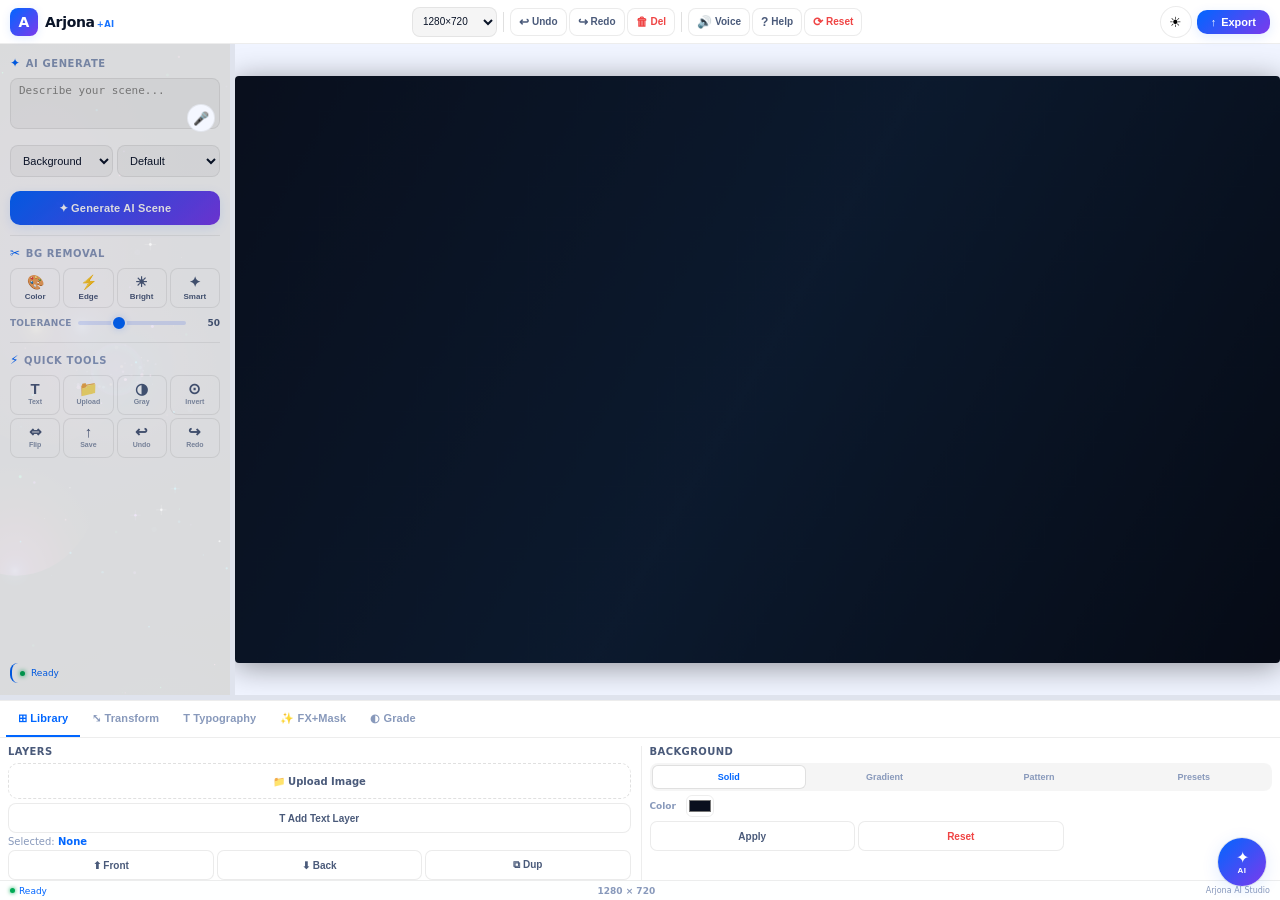
<file: index.html>
<!DOCTYPE html>
<html lang="en" data-theme="dark">

<head>
    <meta charset="UTF-8">
    <meta name="viewport" content="width=device-width,initial-scale=1.0,maximum-scale=1.0,user-scalable=no">
    <title>Arjona AI Studio</title>
    <link rel="stylesheet" href="style.css">
</head>

<body>

    <canvas id="bgCanvas" style="display:none"></canvas>

    <!-- ===== AI CHAT BOX — DRAGGABLE ===== -->
    <div id="aiChatBox" class="ai-chat-box hidden">
        <div class="ai-chat-drag-handle" id="aiChatDragHandle">
            <div class="ai-drag-bar"></div>
        </div>
        <canvas id="aiNebula" class="ai-nebula-canvas"></canvas>
        <div class="ai-chat-head">
            <span class="ai-mood-dot"></span>
            <span class="ai-chat-title">Arjona <span class="ai-tag">+AI</span></span>
            <button class="ai-chat-close" onclick="toggleAiChat()">✕</button>
        </div>
        <div id="aiChatBody" class="ai-chat-body">
            <div class="ai-msg ai-msg-bot">Hey! Arjona AI here 🚀 Ask me anything!</div>
        </div>
        <div class="ai-typing" id="aiTyping" style="display:none">
            <span class="typing-dot"></span>
            <span class="typing-dot"></span>
            <span class="typing-dot"></span>
        </div>
        <div class="ai-chat-input">
            <input type="text" id="aiChatInput" placeholder="Ask AI..." onkeydown="if(event.key==='Enter')sendAiChat()">
            <button class="ai-send-btn" onclick="sendAiChat()">↑</button>
            <button class="ai-mic-btn" onclick="startAiVoice()" id="aiVoiceBtn">🎤</button>
        </div>
    </div>

    <!-- AI CHAT TOGGLE -->
    <button id="aiChatToggle" class="ai-chat-toggle" onclick="toggleAiChat()">
        <span class="ai-toggle-icon">✦</span>
        <span class="ai-toggle-label">AI</span>
    </button>

    <!-- CORNER HANDLES -->
    <div id="rhNW" class="corner-handle nw" style="display:none"></div>
    <div id="rhNE" class="corner-handle ne" style="display:none"></div>
    <div id="rhSW" class="corner-handle sw" style="display:none"></div>
    <div id="rhSE" class="corner-handle se" style="display:none"></div>

    <!-- SEL BAR hidden -->
    <div id="selBar" class="sel-bar" style="display:none"></div>

    <!-- HELP MODAL -->
    <div id="helpModal" class="modal-overlay" style="display:none" onclick="if(event.target===this)closeHelp()">
        <div class="modal-box">
            <div class="modal-head">
                <h2>Arjona <span class="ai-tag">+AI</span> Help</h2>
                <button class="modal-x" onclick="closeHelp()">✕</button>
            </div>
            <div class="modal-body">
                <div class="help-card">
                    <div class="help-icon">🚀</div>
                    <div>
                        <h3>Quick Start</h3>
                        <p>Upload image or add text. Use AI Generator. Export HD PNG.</p>
                    </div>
                </div>
                <div class="help-card">
                    <div class="help-icon">⌨️</div>
                    <div>
                        <h3>Shortcuts</h3>
                        <p>Ctrl+Z Undo · Ctrl+D Dup · Del Delete · Arrows Move · Ctrl+S Export</p>
                    </div>
                </div>
                <div class="help-card">
                    <div class="help-icon">📱</div>
                    <div>
                        <h3>Mobile</h3>
                        <p>Tap to select · Drag to move · Pinch to resize · Swipe panels up</p>
                    </div>
                </div>
                <div class="help-card">
                    <div class="help-icon">✦</div>
                    <div>
                        <h3>AI Features</h3>
                        <p>Generate backgrounds · Remove BG · AI chat assistant · Voice commands</p>
                    </div>
                </div>
            </div>
        </div>
    </div>

    <!-- ===== PC HEADER ===== -->
    <header class="topbar">
        <div class="tb-l">
            <div class="logo">
                <span class="logo-letter">A</span>
            </div>
            <span class="brand">Arjona<span class="ai-tag">+AI</span></span>
        </div>

        <div class="tb-desk">
            <select class="tb-sel" onchange="var s=this.value.split('x');setupC(parseInt(s[0]),parseInt(s[1]))">
                <option value="1280x720">1280×720</option>
                <option value="1080x1080">1080×1080</option>
                <option value="720x1280">720×1280</option>
                <option value="1920x1080">1920×1080</option>
            </select>
            <div class="tb-sep"></div>
            <button class="tb-btn" onclick="triggerUndo()" title="Undo (Ctrl+Z)">
                <span class="tb-icon">↩</span>Undo
            </button>
            <button class="tb-btn" onclick="triggerRedo()" title="Redo">
                <span class="tb-icon">↪</span>Redo
            </button>
            <button class="tb-btn tb-btn-del" onclick="layerOp('del')" title="Delete">
                <span class="tb-icon">🗑</span>Del
            </button>
            <div class="tb-sep"></div>
            <button class="tb-btn" onclick="toggleTTS()" id="ttsBtn">
                <span class="tb-icon">🔊</span><span id="ttsBtnTxt">Voice</span>
            </button>
            <button class="tb-btn" onclick="openHelp()">
                <span class="tb-icon">?</span>Help
            </button>
            <button class="tb-btn tb-btn-del" onclick="resetAll()">
                <span class="tb-icon">⟳</span>Reset
            </button>
        </div>

        <div class="tb-r">
            <button class="theme-toggle" onclick="toggleTheme()" id="themeToggle">
                <span id="themeIcon">🌙</span>
            </button>
            <button class="btn-export" onclick="exportHD()">
                <span>↑</span> Export
            </button>
            <button class="mob-menu-btn" id="mobMenuBtn" onclick="toggleMobMenu()">
                <span></span><span></span><span></span>
            </button>
        </div>
    </header>

    <!-- MOBILE MENU -->
    <div id="mobMenuOverlay" class="mob-menu-overlay" onclick="closeMobMenu()"></div>
    <div id="mobMenuDrawer" class="mob-menu-drawer">
        <div class="mob-menu-head">
            <div class="logo" style="width:28px;height:28px;font-size:13px">A</div>
            <span style="font-weight:800;font-size:13px">Arjona <span class="ai-tag">+AI</span></span>
        </div>
        <button class="mob-menu-item" onclick="toggleTTS();closeMobMenu()">
            <span class="mmi-icon">🔊</span> Toggle Voice
        </button>
        <button class="mob-menu-item" onclick="openHelp();closeMobMenu()">
            <span class="mmi-icon">?</span> Help & Shortcuts
        </button>
        <button class="mob-menu-item"
            onclick="openBottomSheet(document.querySelector('[data-sheet=sheetHist]'),'sheetHist');closeMobMenu()">
            <span class="mmi-icon">🕐</span> History
        </button>
        <button class="mob-menu-item" onclick="exportHD();closeMobMenu()">
            <span class="mmi-icon">↑</span> Export PNG
        </button>
        <button class="mob-menu-item" onclick="toggleTheme();closeMobMenu()">
            <span class="mmi-icon">🌙</span> Toggle Theme
        </button>
        <div class="mob-menu-sep"></div>
        <button class="mob-menu-item mob-menu-danger" onclick="resetAll();closeMobMenu()">
            <span class="mmi-icon">⟳</span> Reset All
        </button>
    </div>

    <!-- ===== MOBILE TOP BAR ===== -->
    <div class="mob-top-bar" id="mobTopBar">
        <div class="mob-top-inner">
            <input type="text" id="mobAiPrompt" placeholder="✦ Describe your AI scene..." class="mob-ai-input">
            <select id="mobAiStyle" class="mob-ai-select">
                <option value="">Style</option>
                <option value=", photorealistic, 8k">Photo</option>
                <option value=", cinematic lighting">Cinema</option>
                <option value=", digital art">Art</option>
                <option value=", anime style">Anime</option>
                <option value=", 3d render">3D</option>
            </select>
            <button class="mob-gen-btn" onclick="generateAIMobile()">
                ✦ Gen
            </button>
            <label class="mob-upload-btn">
                📁
                <input type="file" accept="image/*" onchange="addImg(event)" hidden>
            </label>
        </div>
        <div class="mob-canvas-size-row">
            <span class="mob-cs-label">Canvas</span>
            <button class="mob-cs-btn active" onclick="mobSetSize(this,1280,720)">HD</button>
            <button class="mob-cs-btn" onclick="mobSetSize(this,1080,1080)">1:1</button>
            <button class="mob-cs-btn" onclick="mobSetSize(this,720,1280)">9:16</button>
            <button class="mob-cs-btn" onclick="mobSetSize(this,1920,1080)">FHD</button>
            <div class="mob-cs-divider"></div>
            <button class="mob-cs-ud" onclick="triggerUndo()" title="Undo">↩</button>
            <button class="mob-cs-ud" onclick="triggerRedo()" title="Redo">↪</button>
        </div>
    </div>

    <!-- ===== MAIN LAYOUT ===== -->
    <div class="middle">

        <!-- LEFT SIDEBAR PC -->
        <aside class="left-sb" id="leftSidebar">
            <div class="ai-box">
                <!-- Nebula bg -->
                <div class="sb-section-title">
                    <span class="sb-title-icon">✦</span> AI Generate
                </div>
                <div class="ai-pw">
                    <textarea id="aiPrompt" rows="3" placeholder="Describe your scene..." class="inp"></textarea>
                    <button class="mic-btn" onclick="doVoice(event)" title="Voice input">🎤</button>
                </div>
                <div class="ai-opts">
                    <select id="aiMode" class="inp">
                        <option value="bg">Background</option>
                        <option value="layer">Layer</option>
                    </select>
                    <select id="aiStyle" class="inp">
                        <option value="">Default</option>
                        <option value=", photorealistic, 8k">Photo</option>
                        <option value=", cinematic lighting">Cinema</option>
                        <option value=", digital art">Art</option>
                        <option value=", anime style">Anime</option>
                        <option value=", 3d render">3D</option>
                    </select>
                </div>
                <button class="btn-primary-full" onclick="generateAI()">
                    ✦ Generate AI Scene
                </button>

                <div class="sb-divider"></div>

                <div class="sb-section-title">
                    <span class="sb-title-icon">✂</span> BG Removal
                </div>
                <div class="bg-remove-grid">
                    <button class="bg-rm-btn" onclick="bgRemove('color')">
                        <span>🎨</span>Color
                    </button>
                    <button class="bg-rm-btn" onclick="bgRemove('edge')">
                        <span>⚡</span>Edge
                    </button>
                    <button class="bg-rm-btn" onclick="bgRemove('bright')">
                        <span>☀</span>Bright
                    </button>
                    <button class="bg-rm-btn" onclick="bgRemove('smart')">
                        <span>✦</span>Smart
                    </button>
                </div>
                <div class="sld">
                    <label>Tolerance</label>
                    <input type="range" id="sl-tol" min="10" max="120" value="50"
                        oninput="document.getElementById('v-tol').innerText=this.value">
                    <span id="v-tol">50</span>
                </div>

                <div class="sb-divider"></div>

                <div class="sb-section-title">
                    <span class="sb-title-icon">⚡</span> Quick Tools
                </div>
                <div class="quick-tools-grid">
                    <button class="qt-btn" onclick="addText()">
                        <span>T</span><small>Text</small>
                    </button>
                    <button class="qt-btn" onclick="document.getElementById('qImg').click()">
                        <span>📁</span><small>Upload</small>
                    </button>
                    <input type="file" id="qImg" accept="image/*" style="display:none" onchange="addImg(event)">
                    <button class="qt-btn" onclick="grayscale()">
                        <span>◑</span><small>Gray</small>
                    </button>
                    <button class="qt-btn" onclick="invertColors()">
                        <span>⊙</span><small>Invert</small>
                    </button>
                    <button class="qt-btn" onclick="flipH()">
                        <span>⇔</span><small>Flip</small>
                    </button>
                    <button class="qt-btn" onclick="exportHD()">
                        <span>↑</span><small>Save</small>
                    </button>
                    <button class="qt-btn" onclick="triggerUndo()">
                        <span>↩</span><small>Undo</small>
                    </button>
                    <button class="qt-btn" onclick="triggerRedo()">
                        <span>↪</span><small>Redo</small>
                    </button>
                </div>

                <div class="log-bar">
                    <span class="log-dot"></span>
                    <p id="logTxt">Ready</p>
                </div>
            </div>
        </aside>

        <!-- RESIZE HANDLE -->
        <div class="resize-handle resize-h" id="resizeLeft"></div>

        <!-- CANVAS AREA -->
        <main class="canvas-area">
            <div class="cv-frame" id="cvBox">
                <canvas id="mainCanvas"></canvas>
                <div id="loader" class="ldr" style="display:none">
                    <div class="spin"></div>
                    <p id="ldrMsg">Generating...</p>
                </div>
            </div>
        </main>

    </div>

    <!-- ===== MOBILE BOTTOM BAR ===== -->
    <div class="mob-bottom-bar" id="mobBottomBar">
        <div class="mob-resize-handle" id="mobResizeBottom" ontouchstart="startMobResize(event,'bottom')"
            onmousedown="startMobResize(event,'bottom')">
            <div class="mob-resize-pill"></div>
        </div>
        <div class="mob-bottom-inner">
            <!-- Scrollable tabs -->
            <div class="mob-bottom-scroll">
                <button class="mob-bar-btn active" data-sheet="sheetLib" onclick="openBottomSheet(this,'sheetLib')">
                    <span class="mbb-icon">⊞</span>
                    <span class="mbb-label">Layers</span>
                </button>
                <button class="mob-bar-btn" data-sheet="sheetTrans" onclick="openBottomSheet(this,'sheetTrans')">
                    <span class="mbb-icon">⤡</span>
                    <span class="mbb-label">Move</span>
                </button>
                <button class="mob-bar-btn" data-sheet="sheetText" onclick="openBottomSheet(this,'sheetText')">
                    <span class="mbb-icon">T</span>
                    <span class="mbb-label">Type</span>
                </button>
                <button class="mob-bar-btn" data-sheet="sheetFx" onclick="openBottomSheet(this,'sheetFx')">
                    <span class="mbb-icon">✨</span>
                    <span class="mbb-label">FX</span>
                </button>
                <button class="mob-bar-btn" data-sheet="sheetMask" onclick="openBottomSheet(this,'sheetMask')">
                    <span class="mbb-icon">✂</span>
                    <span class="mbb-label">Mask</span>
                </button>
                <button class="mob-bar-btn" data-sheet="sheetGrade" onclick="openBottomSheet(this,'sheetGrade')">
                    <span class="mbb-icon">◐</span>
                    <span class="mbb-label">Grade</span>
                </button>
                <button class="mob-bar-btn" data-sheet="sheetHist" onclick="openBottomSheet(this,'sheetHist')">
                    <span class="mbb-icon">🕐</span>
                    <span class="mbb-label">Hist</span>
                </button>
            </div>
            <!-- DEL stays same place -->
            <button class="mob-del-btn" onclick="layerOp('del')" title="Delete">
                <span class="mob-del-icon">🗑</span>
                <span class="mob-del-label">Del</span>
            </button>
        </div>
    </div>

    <!-- ===== MOBILE 3 ACTION BUTTONS ===== -->
    <div class="mob-action-bar" id="mobActionBar">
        <div class="mob-action-btn mob-action-upload">
            <label class="mob-action-inner">
                <span class="mob-action-icon">📁</span>
                <span class="mob-action-label">Upload</span>
                <input type="file" accept="image/*" onchange="addImg(event)" hidden>
            </label>
        </div>
        <div class="mob-action-btn mob-action-ai" onclick="toggleAiChat()">
            <div class="mob-action-inner">
                <span class="mob-action-icon">✦</span>
                <span class="mob-action-label">AI</span>
            </div>
        </div>
        <div class="mob-action-btn mob-action-export" onclick="exportHD()">
            <div class="mob-action-inner">
                <span class="mob-action-icon">↑</span>
                <span class="mob-action-label">Export</span>
            </div>
        </div>
    </div>

    <!-- SHEETS OVERLAY -->
    <div class="mob-sheet-overlay" id="mobSheetOverlay" onclick="closeBottomSheet()"></div>

    <!-- ===== SHEET: Library ===== -->
    <div class="mob-sheet" id="sheetLib">
        <div class="mob-sheet-handle" ontouchstart="sheetDragStart(event)" ontouchmove="sheetDragMove(event)"
            ontouchend="sheetDragEnd()">
            <div class="mob-sheet-bar"></div>
        </div>
        <div class="mob-sheet-body">
            <div class="mob-sheet-header">
                <div class="mob-sheet-title">Layers</div>
                <div class="sel-info">Selected: <b id="selLbl">None</b></div>
            </div>

            <div class="sheet-btn-group">
                <button class="sheet-action-btn" onclick="layerOp('front')">
                    <span>⬆</span> Front
                </button>
                <button class="sheet-action-btn" onclick="layerOp('back')">
                    <span>⬇</span> Back
                </button>
                <button class="sheet-action-btn" onclick="layerOp('dup')">
                    <span>⧉</span> Dup
                </button>
            </div>

            <div class="sheet-btn-group">
                <button class="sheet-action-btn" onclick="alignEl('l')">⇤ Left</button>
                <button class="sheet-action-btn" onclick="alignEl('c')">⇔ Center</button>
                <button class="sheet-action-btn" onclick="alignEl('r')">⇥ Right</button>
                <button class="sheet-action-btn" onclick="alignEl('m')">⇕ Mid</button>
            </div>

            <div class="sheet-section-title">Background</div>
            <div class="sheet-bg-row">
                <div class="cr">
                    <label>Color</label>
                    <input type="color" id="mobBgSC" value="#0a0f1e">
                </div>
                <button class="sheet-action-btn" onclick="applyMobBgSolid()">Apply</button>
                <button class="sheet-action-btn sheet-danger-btn" onclick="clearBg()">Reset</button>
            </div>

            <div class="sheet-section-title">Presets</div>
            <div class="sw-grid-mob">
                <button class="sw" style="background:linear-gradient(135deg,#667eea,#764ba2)"
                    onclick="preBg('#667eea','#764ba2')"></button>
                <button class="sw" style="background:linear-gradient(135deg,#4facfe,#00f2fe)"
                    onclick="preBg('#4facfe','#00f2fe')"></button>
                <button class="sw" style="background:linear-gradient(135deg,#43e97b,#38f9d7)"
                    onclick="preBg('#43e97b','#38f9d7')"></button>
                <button class="sw" style="background:linear-gradient(135deg,#fa709a,#fee140)"
                    onclick="preBg('#fa709a','#fee140')"></button>
                <button class="sw" style="background:linear-gradient(135deg,#f093fb,#f5576c)"
                    onclick="preBg('#f093fb','#f5576c')"></button>
                <button class="sw" style="background:linear-gradient(135deg,#4481eb,#04befe)"
                    onclick="preBg('#4481eb','#04befe')"></button>
                <button class="sw" style="background:#000" onclick="preBg('#000','#000')"></button>
                <button class="sw" style="background:#fff" onclick="preBg('#fff','#fff')"></button>
            </div>
        </div>
    </div>

    <!-- ===== SHEET: Transform ===== -->
    <div class="mob-sheet" id="sheetTrans">
        <div class="mob-sheet-handle" ontouchstart="sheetDragStart(event)" ontouchmove="sheetDragMove(event)"
            ontouchend="sheetDragEnd()">
            <div class="mob-sheet-bar"></div>
        </div>
        <div class="mob-sheet-body">
            <div class="mob-sheet-header">
                <div class="mob-sheet-title">Transform</div>
            </div>
            <div class="sheet-slider-group">
                <div class="sheet-sld">
                    <div class="sheet-sld-head">
                        <label>Scale</label>
                        <span id="mob-v-sc">100%</span>
                    </div>
                    <input type="range" id="mob-sl-sc" min="10" max="300" value="100"
                        oninput="setProp('scale',this.value)">
                </div>
                <div class="sheet-sld">
                    <div class="sheet-sld-head">
                        <label>Rotate</label>
                        <span id="mob-v-rt">0°</span>
                    </div>
                    <input type="range" id="mob-sl-rt" min="0" max="360" value="0"
                        oninput="setProp('rotate',this.value)">
                </div>
                <div class="sheet-sld">
                    <div class="sheet-sld-head">
                        <label>Opacity</label>
                        <span id="mob-v-op">100%</span>
                    </div>
                    <input type="range" id="mob-sl-op" min="0" max="100" value="100"
                        oninput="setProp('opacity',this.value)">
                </div>
            </div>
        </div>
    </div>

    <!-- ===== SHEET: Text ===== -->
    <div class="mob-sheet" id="sheetText">
        <div class="mob-sheet-handle" ontouchstart="sheetDragStart(event)" ontouchmove="sheetDragMove(event)"
            ontouchend="sheetDragEnd()">
            <div class="mob-sheet-bar"></div>
        </div>
        <div class="mob-sheet-body">
            <div class="mob-sheet-header">
                <div class="mob-sheet-title">Typography</div>
                <button class="sheet-add-btn" onclick="addText()">+ Add Text</button>
            </div>

            <input type="text" id="mobTxtIn" placeholder="Type your text here..." oninput="setTxt(this.value)"
                class="sheet-text-input">

            <div class="sheet-row">
                <div class="sheet-color-pick">
                    <label>Color</label>
                    <input type="color" id="mobTxtCol" value="#00f2fe" onchange="setProp('color',this.value)">
                </div>
                <select id="mobFontSel" onchange="setProp('font',this.value)" class="sheet-select">
                    <option value="Arial">Arial</option>
                    <option value="Impact">Impact</option>
                    <option value="Georgia">Georgia</option>
                    <option value="Verdana">Verdana</option>
                    <option value="Courier New">Courier</option>
                </select>
            </div>

            <div class="sheet-slider-group">
                <div class="sheet-sld">
                    <div class="sheet-sld-head">
                        <label>Spacing</label><span>0px</span>
                    </div>
                    <input type="range" min="-5" max="30" value="0" oninput="setProp('charSpacing',this.value)">
                </div>
                <div class="sheet-sld">
                    <div class="sheet-sld-head">
                        <label>Curve</label><span>0°</span>
                    </div>
                    <input type="range" min="-180" max="180" value="0" oninput="setProp('curve',this.value)">
                </div>
            </div>
        </div>
    </div>

    <!-- ===== SHEET: FX ===== -->
    <div class="mob-sheet" id="sheetFx">
        <div class="mob-sheet-handle" ontouchstart="sheetDragStart(event)" ontouchmove="sheetDragMove(event)"
            ontouchend="sheetDragEnd()">
            <div class="mob-sheet-bar"></div>
        </div>
        <div class="mob-sheet-body">
            <div class="mob-sheet-header">
                <div class="mob-sheet-title">Effects</div>
            </div>
            <div class="sheet-fx-grid">
                <div class="fx-item">
                    <input type="color" value="#000000" onchange="setProp('strokeColor',this.value)">
                    <div class="sheet-sld">
                        <div class="sheet-sld-head">
                            <label>Stroke</label><span>2px</span>
                        </div>
                        <input type="range" min="0" max="15" value="2" oninput="setProp('stroke',this.value)">
                    </div>
                </div>
                <div class="fx-item">
                    <input type="color" value="#00f2fe" onchange="setProp('glowColor',this.value)">
                    <div class="sheet-sld">
                        <div class="sheet-sld-head">
                            <label>Glow</label><span>8px</span>
                        </div>
                        <input type="range" min="0" max="40" value="8" oninput="setProp('glow',this.value)">
                    </div>
                </div>
                <div class="fx-item">
                    <input type="color" value="#1e293b" onchange="setProp('threeDColor',this.value)">
                    <div class="sheet-sld">
                        <div class="sheet-sld-head">
                            <label>3D Depth</label><span>0px</span>
                        </div>
                        <input type="range" min="0" max="25" value="0" oninput="setProp('threeDDepth',this.value)">
                    </div>
                </div>
                <div class="fx-item">
                    <input type="color" value="#000000" onchange="setProp('innerShadowColor',this.value)">
                    <div class="sheet-sld">
                        <div class="sheet-sld-head">
                            <label>Shadow</label><span>0px</span>
                        </div>
                        <input type="range" min="0" max="20" value="0" oninput="setProp('innerShadow',this.value)">
                    </div>
                </div>
            </div>
            <div class="sheet-slider-group">
                <div class="sheet-sld">
                    <div class="sheet-sld-head">
                        <label>Emboss</label><span>0px</span>
                    </div>
                    <input type="range" min="0" max="10" value="0" oninput="setProp('emboss',this.value)">
                </div>
                <div class="sheet-sld">
                    <div class="sheet-sld-head">
                        <label>Reflection</label><span>0%</span>
                    </div>
                    <input type="range" min="0" max="80" value="0" oninput="setProp('reflection',this.value)">
                </div>
            </div>
        </div>
    </div>

    <!-- ===== SHEET: Mask ===== -->
    <div class="mob-sheet" id="sheetMask">
        <div class="mob-sheet-handle" ontouchstart="sheetDragStart(event)" ontouchmove="sheetDragMove(event)"
            ontouchend="sheetDragEnd()">
            <div class="mob-sheet-bar"></div>
        </div>
        <div class="mob-sheet-body">
            <div class="mob-sheet-header">
                <div class="mob-sheet-title">Mask &amp; Erase</div>
            </div>

            <div class="sheet-mode-row">
                <button class="sheet-mode-btn active" onclick="setMode('select',this)">
                    <span>↖</span> Select
                </button>
                <button class="sheet-mode-btn" onclick="setMode('eraser',this)">
                    <span>◯</span> Erase
                </button>
                <button class="sheet-mode-btn" onclick="setMode('mask',this)">
                    <span>▭</span> Mask
                </button>
            </div>

            <div class="sheet-sld" style="margin:12px 0">
                <div class="sheet-sld-head">
                    <label>Brush Size</label><span>25px</span>
                </div>
                <input type="range" min="5" max="100" value="25" oninput="bSz=parseInt(this.value)">
            </div>

            <div class="sheet-btn-group">
                <button class="sheet-action-btn" onclick="restMask()" style="flex:1">
                    ↺ Restore Mask
                </button>
            </div>
            <div class="sheet-btn-group" style="margin-top:8px">
                <button class="sheet-primary-btn" onclick="bgRemove('smart')" style="flex:1">
                    ✦ AI BG Remove
                </button>
            </div>

            <div class="sheet-section-title" style="margin-top:12px">Manual BG Remove</div>
            <div class="sheet-btn-group">
                <button class="sheet-action-btn" onclick="bgRemove('color')">🎨 Color</button>
                <button class="sheet-action-btn" onclick="bgRemove('edge')">⚡ Edge</button>
                <button class="sheet-action-btn" onclick="bgRemove('bright')">☀ Bright</button>
            </div>
            <div class="sheet-sld" style="margin-top:8px">
                <div class="sheet-sld-head">
                    <label>Tolerance</label>
                    <span id="mob-v-tol">50</span>
                </div>
                <input type="range" id="mob-sl-tol" min="10" max="120" value="50" oninput="document.getElementById('mob-v-tol').innerText=this.value;
                    document.getElementById('sl-tol').value=this.value">
            </div>
        </div>
    </div>

    <!-- ===== SHEET: Grade ===== -->
    <div class="mob-sheet" id="sheetGrade">
        <div class="mob-sheet-handle" ontouchstart="sheetDragStart(event)" ontouchmove="sheetDragMove(event)"
            ontouchend="sheetDragEnd()">
            <div class="mob-sheet-bar"></div>
        </div>
        <div class="mob-sheet-body">
            <div class="mob-sheet-header">
                <div class="mob-sheet-title">Grading</div>
                <div class="sheet-grade-actions">
                    <button class="sheet-action-btn" onclick="resetGrade()">Reset</button>
                    <button class="sheet-primary-btn" onclick="applyGrade()">Apply</button>
                </div>
            </div>

            <div class="sheet-slider-group">
                <div class="sheet-sld">
                    <div class="sheet-sld-head">
                        <label>Brightness</label>
                        <span>0</span>
                    </div>
                    <input type="range" id="mob-sg-br" min="-100" max="100" value="0" oninput="liveG()">
                </div>
                <div class="sheet-sld">
                    <div class="sheet-sld-head">
                        <label>Contrast</label>
                        <span>0</span>
                    </div>
                    <input type="range" id="mob-sg-ct" min="-100" max="100" value="0" oninput="liveG()">
                </div>
                <div class="sheet-sld">
                    <div class="sheet-sld-head">
                        <label>Saturation</label>
                        <span>0</span>
                    </div>
                    <input type="range" id="mob-sg-sa" min="-100" max="100" value="0" oninput="liveG()">
                </div>
                <div class="sheet-sld">
                    <div class="sheet-sld-head">
                        <label>Temperature</label>
                        <span>0</span>
                    </div>
                    <input type="range" id="mob-sg-te" min="-50" max="50" value="0" oninput="liveG()">
                </div>
                <div class="sheet-sld">
                    <div class="sheet-sld-head">
                        <label>Vignette</label>
                        <span>0</span>
                    </div>
                    <input type="range" id="mob-sg-vi" min="0" max="100" value="0" oninput="liveG()">
                </div>
                <div class="sheet-sld">
                    <div class="sheet-sld-head">
                        <label>Grain</label>
                        <span>0</span>
                    </div>
                    <input type="range" id="mob-sg-gr" min="0" max="50" value="0" oninput="liveG()">
                </div>
            </div>

            <div class="sheet-section-title">Presets</div>
            <div class="grade-preset-scroll">
                <button class="grade-preset-btn" onclick="gradeP('cinematic')">
                    <span class="gp-thumb" style="background:linear-gradient(135deg,#1a1a2e,#e94560)"></span>
                    Cinema
                </button>
                <button class="grade-preset-btn" onclick="gradeP('vintage')">
                    <span class="gp-thumb" style="background:linear-gradient(135deg,#d4a574,#8b5e3c)"></span>
                    Vintage
                </button>
                <button class="grade-preset-btn" onclick="gradeP('warm')">
                    <span class="gp-thumb" style="background:linear-gradient(135deg,#ff9a3c,#ff6b35)"></span>
                    Warm
                </button>
                <button class="grade-preset-btn" onclick="gradeP('cool')">
                    <span class="gp-thumb" style="background:linear-gradient(135deg,#4facfe,#00f2fe)"></span>
                    Cool
                </button>
                <button class="grade-preset-btn" onclick="gradeP('noir')">
                    <span class="gp-thumb" style="background:linear-gradient(135deg,#000,#333)"></span>
                    Noir
                </button>
                <button class="grade-preset-btn" onclick="gradeP('neon')">
                    <span class="gp-thumb" style="background:linear-gradient(135deg,#f953c6,#b91d73)"></span>
                    Neon
                </button>
                <button class="grade-preset-btn" onclick="gradeP('golden')">
                    <span class="gp-thumb" style="background:linear-gradient(135deg,#f7971e,#ffd200)"></span>
                    Golden
                </button>
                <button class="grade-preset-btn" onclick="gradeP('hdr')">
                    <span class="gp-thumb" style="background:linear-gradient(135deg,#0f2027,#203a43,#2c5364)"></span>
                    HDR
                </button>
            </div>

            <div class="sheet-section-title">PixArt</div>
            <div class="pixart-grid">
                <button class="pixart-btn" onclick="pixelate(10)">
                    <span>⊞</span> Pixel
                </button>
                <button class="pixart-btn" onclick="applyBlur(4)">
                    <span>💧</span> Blur
                </button>
                <button class="pixart-btn" onclick="applySharpen()">
                    <span>⚡</span> Sharp
                </button>
                <button class="pixart-btn" onclick="grayscale()">
                    <span>◑</span> Gray
                </button>
                <button class="pixart-btn" onclick="posterize(4)">
                    <span>🎨</span> Poster
                </button>
                <button class="pixart-btn" onclick="edgeDetect()">
                    <span>⊙</span> Edge
                </button>
                <button class="pixart-btn" onclick="applyNoise(25)">
                    <span>∷</span> Noise
                </button>
                <button class="pixart-btn" onclick="invertColors()">
                    <span>⊘</span> Invert
                </button>
            </div>
        </div>
    </div>

    <!-- ===== SHEET: History ===== -->
    <div class="mob-sheet" id="sheetHist">
        <div class="mob-sheet-handle" ontouchstart="sheetDragStart(event)" ontouchmove="sheetDragMove(event)"
            ontouchend="sheetDragEnd()">
            <div class="mob-sheet-bar"></div>
        </div>
        <div class="mob-sheet-body">
            <div class="mob-sheet-header">
                <div class="mob-sheet-title">History</div>
                <button class="sheet-action-btn" onclick="clearHistory()">Clear</button>
            </div>
            <div id="histList" class="hist-list">
                <div class="hist-empty">No history yet</div>
            </div>
        </div>
    </div>

    <!-- ===== DESKTOP BOTTOM PANEL ===== -->
    <div class="resize-handle resize-v desk-only" id="resizeBottom"></div>
    <div class="bottom-panel desk-only" id="bottomPanel">
        <div class="bp-tabs">
            <button class="bp-tab active" data-p="bpLib" onclick="bpTab(this)">
                ⊞ Library
            </button>
            <button class="bp-tab" data-p="bpTrans" onclick="bpTab(this)">
                ⤡ Transform
            </button>
            <button class="bp-tab" data-p="bpText" onclick="bpTab(this)">
                T Typography
            </button>
            <button class="bp-tab" data-p="bpFxMask" onclick="bpTab(this)">
                ✨ FX+Mask
            </button>
            <button class="bp-tab" data-p="bpGrade" onclick="bpTab(this)">
                ◐ Grade
            </button>
        </div>
        <div class="bp-body">

            <!-- Library -->
            <div class="bp-pan active" id="bpLib">
                <div class="bp-col">
                    <div class="bp-h">Layers</div>
                    <div class="upz">
                        <input type="file" accept="image/*" onchange="addImg(event)">
                        <span>📁 Upload Image</span>
                    </div>
                    <button class="btn-ghost-full" onclick="addText()">T Add Text Layer</button>
                    <div class="sel-info">Selected: <b id="selLblDesk">None</b></div>
                    <div class="act-row">
                        <button onclick="layerOp('front')">⬆ Front</button>
                        <button onclick="layerOp('back')">⬇ Back</button>
                        <button onclick="layerOp('dup')">⧉ Dup</button>
                    </div>
                    <div class="act-row">
                        <button onclick="alignEl('l')">⇤ L</button>
                        <button onclick="alignEl('c')">⇔ C</button>
                        <button onclick="alignEl('r')">⇥ R</button>
                        <button onclick="alignEl('m')">⇕ M</button>
                    </div>
                </div>
                <div class="bp-col">
                    <div class="bp-h">Background</div>
                    <div class="bg-tabs" id="bgTB">
                        <button class="bgt active" data-p="bgS" onclick="bgT(this)">Solid</button>
                        <button class="bgt" data-p="bgG" onclick="bgT(this)">Gradient</button>
                        <button class="bgt" data-p="bgPt" onclick="bgT(this)">Pattern</button>
                        <button class="bgt" data-p="bgPr" onclick="bgT(this)">Presets</button>
                    </div>
                    <div id="bgPans">
                        <div class="bgp active" id="bgS">
                            <div class="cr">
                                <label>Color</label>
                                <input type="color" id="bgSC" value="#0a0f1e">
                            </div>
                            <div class="act-row">
                                <button onclick="setBg('solid')" style="flex:1">Apply</button>
                                <button class="act-d" onclick="clearBg()" style="flex:1">Reset</button>
                            </div>
                        </div>
                        <div class="bgp" id="bgG">
                            <div class="cr"><label>From</label>
                                <input type="color" id="bgG1" value="#00f2fe">
                            </div>
                            <div class="cr"><label>To</label>
                                <input type="color" id="bgG2" value="#7928ca">
                            </div>
                            <select id="bgGD" class="inp">
                                <option value="tb">Vertical</option>
                                <option value="lr">Horizontal</option>
                                <option value="diag">Diagonal</option>
                                <option value="rad">Radial</option>
                            </select>
                            <button class="btn-ghost-full" onclick="setBg('grad')">Apply Gradient</button>
                        </div>
                        <div class="bgp" id="bgPt">
                            <div class="pat-row">
                                <button onclick="setBg('pat','dots')">Dots</button>
                                <button onclick="setBg('pat','grid')">Grid</button>
                                <button onclick="setBg('pat','stripe')">Stripe</button>
                                <button onclick="setBg('pat','check')">Check</button>
                                <button onclick="setBg('pat','diamond')">Diamond</button>
                                <button onclick="setBg('pat','zigzag')">Zigzag</button>
                            </div>
                            <div class="cr"><label>Line</label>
                                <input type="color" id="bgPC" value="#00f2fe">
                            </div>
                            <div class="cr"><label>Base</label>
                                <input type="color" id="bgPB" value="#0a0f1e">
                            </div>
                        </div>
                        <div class="bgp" id="bgPr">
                            <div class="sw-grid">
                                <button class="sw" style="background:linear-gradient(135deg,#667eea,#764ba2)"
                                    onclick="preBg('#667eea','#764ba2')"></button>
                                <button class="sw" style="background:linear-gradient(135deg,#4facfe,#00f2fe)"
                                    onclick="preBg('#4facfe','#00f2fe')"></button>
                                <button class="sw" style="background:linear-gradient(135deg,#43e97b,#38f9d7)"
                                    onclick="preBg('#43e97b','#38f9d7')"></button>
                                <button class="sw" style="background:linear-gradient(135deg,#fa709a,#fee140)"
                                    onclick="preBg('#fa709a','#fee140')"></button>
                                <button class="sw" style="background:linear-gradient(135deg,#f093fb,#f5576c)"
                                    onclick="preBg('#f093fb','#f5576c')"></button>
                                <button class="sw" style="background:linear-gradient(135deg,#4481eb,#04befe)"
                                    onclick="preBg('#4481eb','#04befe')"></button>
                                <button class="sw" style="background:#000" onclick="preBg('#000','#000')"></button>
                                <button class="sw" style="background:#fff" onclick="preBg('#fff','#fff')"></button>
                            </div>
                            <button class="act-d" onclick="clearBg()" style="width:100%;margin-top:4px">Reset
                                BG</button>
                        </div>
                    </div>
                </div>
            </div>

            <!-- Transform -->
            <div class="bp-pan" id="bpTrans">
                <div class="bp-col">
                    <div class="bp-h">Transform</div>
                    <div class="sld">
                        <label>Scale</label>
                        <input type="range" id="sl-sc" min="10" max="300" value="100"
                            oninput="setProp('scale',this.value)">
                        <span id="v-sc">100%</span>
                    </div>
                    <div class="sld">
                        <label>Rotate</label>
                        <input type="range" id="sl-rt" min="0" max="360" value="0"
                            oninput="setProp('rotate',this.value)">
                        <span id="v-rt">0°</span>
                    </div>
                    <div class="sld">
                        <label>Opacity</label>
                        <input type="range" id="sl-op" min="0" max="100" value="100"
                            oninput="setProp('opacity',this.value)">
                        <span id="v-op">100%</span>
                    </div>
                </div>
            </div>

            <!-- Typography -->
            <div class="bp-pan" id="bpText">
                <div class="bp-col">
                    <div class="bp-h">Typography</div>
                    <button class="btn-primary-full" onclick="addText()" style="margin-bottom:6px">T Add Text
                        Layer</button>
                    <input type="text" id="txtIn" placeholder="Edit text..." oninput="setTxt(this.value)" class="inp">
                    <div class="cr">
                        <label>Color</label>
                        <input type="color" id="txtCol" value="#00f2fe" onchange="setProp('color',this.value)">
                    </div>
                    <select id="fontSel" onchange="setProp('font',this.value)" class="inp">
                        <option value="Arial">Arial</option>
                        <option value="Impact">Impact</option>
                        <option value="Georgia">Georgia</option>
                        <option value="Verdana">Verdana</option>
                        <option value="Courier New">Courier</option>
                        <option value="Times New Roman">Times</option>
                    </select>
                    <div class="upz sm">
                        <input type="file" accept=".ttf,.otf,.woff,.woff2" onchange="upFont(event)">
                        <span>📁 Upload Custom Font</span>
                    </div>
                </div>
                <div class="bp-col">
                    <div class="bp-h">Text Style</div>
                    <div class="sld">
                        <label>Spacing</label>
                        <input type="range" id="sl-sp" min="-5" max="30" value="0"
                            oninput="setProp('charSpacing',this.value)">
                        <span id="v-sp">0px</span>
                    </div>
                    <div class="sld">
                        <label>Curve</label>
                        <input type="range" id="sl-cu" min="-180" max="180" value="0"
                            oninput="setProp('curve',this.value)">
                        <span id="v-cu">0°</span>
                    </div>
                </div>
            </div>

            <!-- FX + Mask -->
            <div class="bp-pan" id="bpFxMask">
                <div class="bp-col">
                    <div class="bp-h">FX</div>
                    <div class="fx-row">
                        <input type="color" id="c-stroke" value="#000000" onchange="setProp('strokeColor',this.value)">
                        <div class="sld">
                            <label>Stroke</label>
                            <input type="range" id="sl-st" min="0" max="15" value="2"
                                oninput="setProp('stroke',this.value)">
                            <span id="v-st">2px</span>
                        </div>
                    </div>
                    <div class="fx-row">
                        <input type="color" id="c-glow" value="#00f2fe" onchange="setProp('glowColor',this.value)">
                        <div class="sld">
                            <label>Glow</label>
                            <input type="range" id="sl-gw" min="0" max="40" value="8"
                                oninput="setProp('glow',this.value)">
                            <span id="v-gw">8px</span>
                        </div>
                    </div>
                    <div class="fx-row">
                        <input type="color" id="c-3d" value="#1e293b" onchange="setProp('threeDColor',this.value)">
                        <div class="sld">
                            <label>3D</label>
                            <input type="range" id="sl-3d" min="0" max="25" value="0"
                                oninput="setProp('threeDDepth',this.value)">
                            <span id="v-3d">0px</span>
                        </div>
                    </div>
                    <div class="fx-row">
                        <input type="color" id="c-is" value="#000000" onchange="setProp('innerShadowColor',this.value)">
                        <div class="sld">
                            <label>Shadow</label>
                            <input type="range" id="sl-is" min="0" max="20" value="0"
                                oninput="setProp('innerShadow',this.value)">
                            <span id="v-is">0px</span>
                        </div>
                    </div>
                    <div class="sld">
                        <label>Emboss</label>
                        <input type="range" id="sl-em" min="0" max="10" value="0"
                            oninput="setProp('emboss',this.value)">
                        <span id="v-em">0px</span>
                    </div>
                    <div class="sld">
                        <label>Reflect</label>
                        <input type="range" id="sl-rf" min="0" max="80" value="0"
                            oninput="setProp('reflection',this.value)">
                        <span id="v-rf">0%</span>
                    </div>
                </div>
                <div class="bp-col">
                    <div class="bp-h">Mask &amp; Erase</div>
                    <div class="mode-row">
                        <button class="mode-btn active" onclick="setMode('select',this)">
                            ↖ Select
                        </button>
                        <button class="mode-btn" onclick="setMode('eraser',this)">
                            ◯ Erase
                        </button>
                        <button class="mode-btn" onclick="setMode('mask',this)">
                            ▭ Mask
                        </button>
                    </div>
                    <div class="sld">
                        <label>Brush</label>
                        <input type="range" id="sl-br" min="5" max="100" value="25" oninput="bSz=parseInt(this.value);
                            document.getElementById('v-br').innerText=this.value+'px'">
                        <span id="v-br">25px</span>
                    </div>
                    <button class="btn-ghost-full" onclick="restMask()">↺ Restore Mask</button>
                </div>
                <div class="bp-col">
                    <div class="bp-h">PixArt</div>
                    <div class="px-grid">
                        <button class="px-btn" onclick="pixelate(10)">⊞ Pixel</button>
                        <button class="px-btn" onclick="applyBlur(4)">💧 Blur</button>
                        <button class="px-btn" onclick="applySharpen()">⚡ Sharp</button>
                        <button class="px-btn" onclick="grayscale()">◑ Gray</button>
                        <button class="px-btn" onclick="posterize(4)">🎨 Poster</button>
                        <button class="px-btn" onclick="edgeDetect()">⊙ Edge</button>
                        <button class="px-btn" onclick="applyNoise(25)">∷ Noise</button>
                        <button class="px-btn" onclick="invertColors()">⊘ Invert</button>
                    </div>
                </div>
            </div>

            <!-- Grade -->
            <div class="bp-pan" id="bpGrade">
                <div class="bp-col">
                    <div class="bp-h">Grade</div>
                    <div class="sld">
                        <label>Brightness</label>
                        <input type="range" id="sg-br" min="-100" max="100" value="0" oninput="liveG()">
                        <span id="vg-br">0</span>
                    </div>
                    <div class="sld">
                        <label>Contrast</label>
                        <input type="range" id="sg-ct" min="-100" max="100" value="0" oninput="liveG()">
                        <span id="vg-ct">0</span>
                    </div>
                    <div class="sld">
                        <label>Saturation</label>
                        <input type="range" id="sg-sa" min="-100" max="100" value="0" oninput="liveG()">
                        <span id="vg-sa">0</span>
                    </div>
                    <div class="sld">
                        <label>Temperature</label>
                        <input type="range" id="sg-te" min="-50" max="50" value="0" oninput="liveG()">
                        <span id="vg-te">0</span>
                    </div>
                    <div class="sld">
                        <label>Vignette</label>
                        <input type="range" id="sg-vi" min="0" max="100" value="0" oninput="liveG()">
                        <span id="vg-vi">0</span>
                    </div>
                    <div class="sld">
                        <label>Grain</label>
                        <input type="range" id="sg-gr" min="0" max="50" value="0" oninput="liveG()">
                        <span id="vg-gr">0</span>
                    </div>
                    <div class="grade-actions">
                        <button class="btn-primary-full" onclick="applyGrade()" style="flex:1">Apply Grade</button>
                        <button class="act-d" onclick="resetGrade()" style="flex:1">Reset</button>
                    </div>
                </div>
                <div class="bp-col">
                    <div class="bp-h">Presets</div>
                    <div class="gp-grid">
                        <button class="gp" onclick="gradeP('cinematic')">Cinema</button>
                        <button class="gp" onclick="gradeP('vintage')">Vintage</button>
                        <button class="gp" onclick="gradeP('warm')">Warm</button>
                        <button class="gp" onclick="gradeP('cool')">Cool</button>
                        <button class="gp" onclick="gradeP('noir')">Noir</button>
                        <button class="gp" onclick="gradeP('neon')">Neon</button>
                        <button class="gp" onclick="gradeP('sepia')">Sepia</button>
                        <button class="gp" onclick="gradeP('golden')">Golden</button>
                        <button class="gp" onclick="gradeP('hdr')">HDR</button>
                    </div>
                </div>
            </div>

        </div>
    </div>

    <!-- STATUS BAR -->
    <div class="statusbar desk-only">
        <div class="st-l">
            <span class="st-dot"></span>
            <span id="logTxt2" class="st-log">Ready</span>
        </div>
        <div class="st-c"><span id="cvInfo">1280 × 720</span></div>
        <div class="st-r"><span>Arjona AI Studio</span></div>
    </div>

    <script src="script.js"></script>
</body>

</html>
</file>
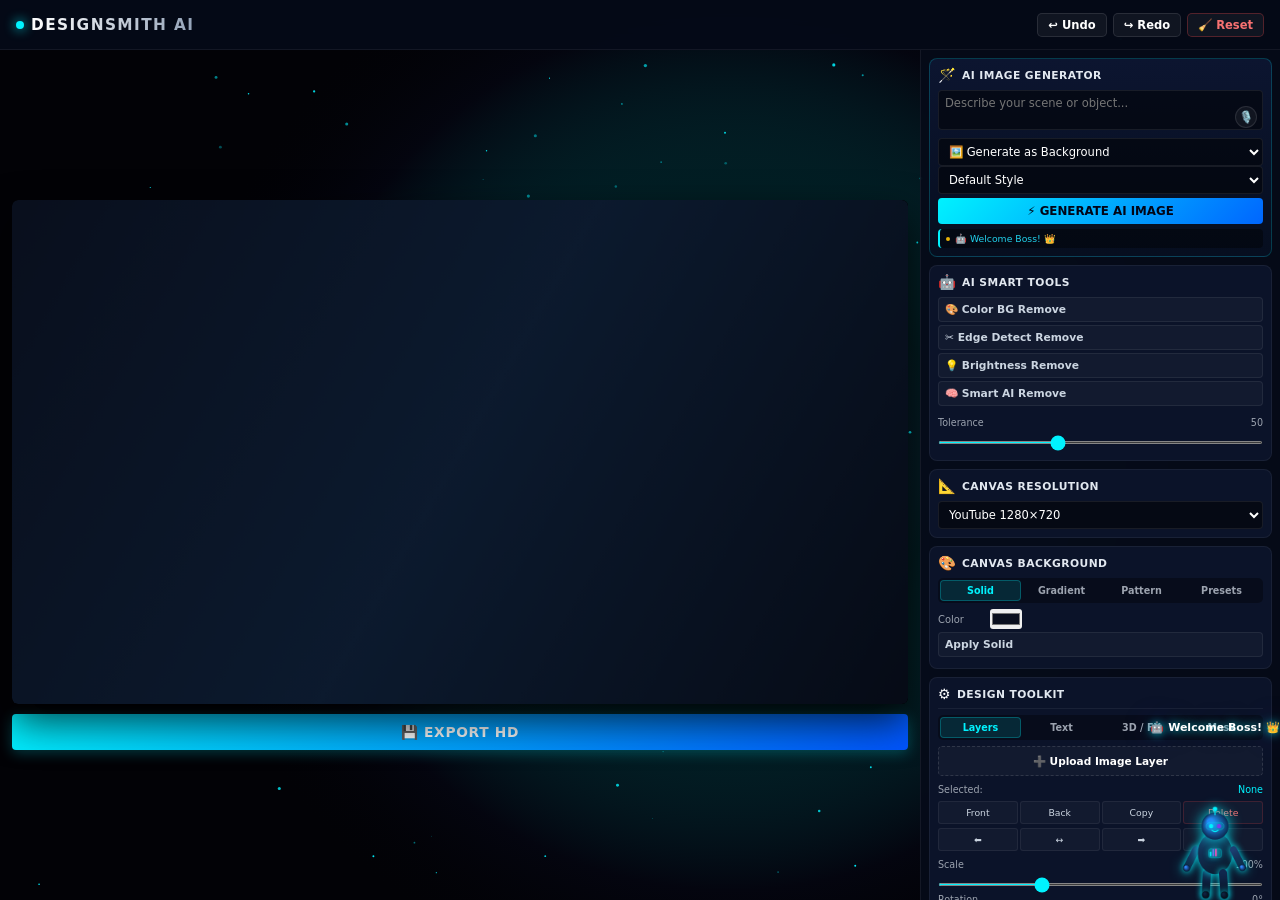
<file: my site/index.html>
<!DOCTYPE html>
<html lang="en">

<head>
    <meta charset="UTF-8" />
    <meta name="viewport" content="width=device-width, initial-scale=1.0" />
    <title>DesignSmith AI Studio</title>
    <link rel="stylesheet" href="style.css" />
</head>

<body>
    <canvas id="bgCanvas"></canvas>

    <!-- 360° ALGORITHMIC 3D CHARACTER -->
    <div id="assistantCharacter" class="assistant-character">
        <div id="characterBubble" class="character-bubble">
            <span id="characterMoodIcon">🤖</span>
            <span id="characterBubbleText">Welcome Boss! 👑</span>
        </div>
        <canvas id="characterCanvas" width="240" height="260"></canvas>
    </div>

    <header class="main-header">
        <div class="brand">
            <span class="logo-dot"></span>
            <h1>DESIGNSMITH AI</h1>
        </div>

        <nav class="header-nav">
            <button class="action-nav-btn" onclick="triggerUndo()">↩️ Undo</button>
            <button class="action-nav-btn" onclick="triggerRedo()">↪️ Redo</button>
            <button class="action-nav-btn reset-btn" onclick="resetStudioWorkspace()">🧹 Reset</button>
        </nav>
    </header>

    <div class="workspace">
        <main class="canvas-viewport">
            <div class="canvas-wrapper-container">
                <div class="canvas-wrapper" id="canvasWrapperBox">
                    <canvas id="mainCanvas"></canvas>

                    <div id="aiLoader" class="loader-matrix" style="display:none;">
                        <div class="spinner-core"></div>
                        <p id="loaderMessage">PROCESSING...</p>
                    </div>
                </div>

                <div class="mobile-export-zone">
                    <button class="btn btn-master-download" onclick="exportStudioPNG()">💾 EXPORT HD</button>
                </div>
            </div>
        </main>

        <aside class="control-matrix">
            <!-- AI GENERATOR -->
            <div class="control-card premium-card">
                <div class="card-header">
                    <span class="card-icon">🪄</span>
                    <h3>AI Image Generator</h3>
                </div>

                <div class="prompt-box-container">
                    <textarea id="aiPrompt" rows="2" placeholder="Describe your scene or object..."></textarea>
                    <button id="voiceBtn" class="voice-input-btn" onclick="startSpeechToText(event)">🎙️</button>
                </div>

                <select id="aiGenerateMode">
                    <option value="background" selected>🖼️ Generate as Background</option>
                    <option value="layer">📌 Generate as New Layer</option>
                </select>

                <select id="aiStyleSelect">
                    <option value="">Default Style</option>
                    <option value=", photorealistic, 8k, ultra hd, realistic lighting, high detail">📸 Photorealistic HD
                    </option>
                    <option value=", cinematic, dramatic lighting, movie still, ultra detailed">🎬 Cinematic</option>
                    <option value=", digital art, concept art, hyper detailed illustration">🎨 Digital Art</option>
                    <option value=", anime style, manga, sharp lineart, vivid colors">🎌 Anime</option>
                    <option value=", 3d render, octane render, volumetric lighting">🧊 3D Render</option>
                    <option value=", watercolor art, soft color wash, artistic brush strokes">💧 Watercolor</option>
                    <option value=", pixel art, retro game, 16bit style">👾 Pixel Art</option>
                </select>

                <button class="btn btn-primary-matrix" onclick="generateAiImage()">⚡ GENERATE AI IMAGE</button>

                <div class="log-terminal">
                    <span class="terminal-dot"></span>
                    <p id="aiLog">Studio ready. Awaiting commands...</p>
                </div>
            </div>

            <!-- AI TOOLS -->
            <div class="control-card">
                <div class="card-header">
                    <span class="card-icon">🤖</span>
                    <h3>AI Smart Tools</h3>
                </div>

                <button class="btn small-tool-btn" onclick="executeAutoAiBgRemove('color')">🎨 Color BG Remove</button>
                <button class="btn small-tool-btn" onclick="executeAutoAiBgRemove('edge')">✂️ Edge Detect
                    Remove</button>
                <button class="btn small-tool-btn" onclick="executeAutoAiBgRemove('brightness')">💡 Brightness
                    Remove</button>
                <button class="btn small-tool-btn" onclick="executeAutoAiBgRemove('smart')">🧠 Smart AI Remove</button>

                <div class="slider-node-item" style="margin-top:8px;">
                    <div class="slider-label">Tolerance <span id="v-tolerance">50</span></div>
                    <input type="range" id="sl-tolerance" min="10" max="120" value="50"
                        oninput="document.getElementById('v-tolerance').innerText=this.value">
                </div>
            </div>

            <!-- RESOLUTION -->
            <div class="control-card">
                <div class="card-header">
                    <span class="card-icon">📐</span>
                    <h3>Canvas Resolution</h3>
                </div>

                <select id="dimensionPreset" onchange="handlePresetDimensionChange()">
                    <option value="1280x720" selected>YouTube 1280×720</option>
                    <option value="1080x1080">Instagram 1080×1080</option>
                    <option value="720x1280">Stories 720×1280</option>
                    <option value="1920x1080">Full HD 1920×1080</option>
                    <option value="800x600">Standard 800×600</option>
                    <option value="custom">Custom...</option>
                </select>

                <div id="customSizeRow" style="display:none; margin-top:6px;">
                    <div style="display:flex; gap:6px;">
                        <input type="number" id="customW" value="1280" placeholder="Width" style="flex:1;">
                        <span style="align-self:center;color:#64748b;">×</span>
                        <input type="number" id="customH" value="720" placeholder="Height" style="flex:1;">
                    </div>
                    <button class="btn small-tool-btn" style="margin-top:6px;" onclick="applyCustomSize()">Apply Custom
                        Size</button>
                </div>
            </div>

            <!-- CANVAS BACKGROUND -->
            <div class="control-card">
                <div class="card-header">
                    <span class="card-icon">🎨</span>
                    <h3>Canvas Background</h3>
                </div>

                <div class="bg-mode-tabs">
                    <button class="bg-tab-btn active" onclick="switchBackgroundTab('solid', this)">Solid</button>
                    <button class="bg-tab-btn" onclick="switchBackgroundTab('gradient', this)">Gradient</button>
                    <button class="bg-tab-btn" onclick="switchBackgroundTab('pattern', this)">Pattern</button>
                    <button class="bg-tab-btn" onclick="switchBackgroundTab('presets', this)">Presets</button>
                </div>

                <div class="bg-tab-panel active" id="bgPanelSolid">
                    <div class="color-row">
                        <span class="mini-label">Color</span>
                        <input type="color" id="bgSolidColor" value="#0a0f1e">
                    </div>
                    <button class="btn small-tool-btn" onclick="applyCanvasBackground('solid')">Apply Solid</button>
                </div>

                <div class="bg-tab-panel" id="bgPanelGradient">
                    <div class="color-row">
                        <span class="mini-label">Color 1</span>
                        <input type="color" id="bgGradColor1" value="#00f2fe">
                    </div>
                    <div class="color-row">
                        <span class="mini-label">Color 2</span>
                        <input type="color" id="bgGradColor2" value="#7928ca">
                    </div>
                    <select id="bgGradientDirection">
                        <option value="tb">↓ Top → Bottom</option>
                        <option value="lr">→ Left → Right</option>
                        <option value="diag">↘ Diagonal</option>
                        <option value="rad">◎ Radial</option>
                    </select>
                    <button class="btn small-tool-btn" style="margin-top:6px;"
                        onclick="applyCanvasBackground('gradient')">Apply Gradient</button>
                </div>

                <div class="bg-tab-panel" id="bgPanelPattern">
                    <div class="pattern-grid">
                        <button class="pattern-btn" onclick="applyCanvasBackground('pattern','dots')">⚫ Dots</button>
                        <button class="pattern-btn" onclick="applyCanvasBackground('pattern','grid')">⊞ Grid</button>
                        <button class="pattern-btn" onclick="applyCanvasBackground('pattern','stripe')">≡
                            Stripes</button>
                        <button class="pattern-btn" onclick="applyCanvasBackground('pattern','check')">⬛ Check</button>
                        <button class="pattern-btn" onclick="applyCanvasBackground('pattern','diamond')">◆
                            Diamond</button>
                        <button class="pattern-btn" onclick="applyCanvasBackground('pattern','zigzag')">〰
                            Zigzag</button>
                    </div>

                    <div class="color-row">
                        <span class="mini-label">Pattern</span>
                        <input type="color" id="bgPatternColor" value="#00f2fe">
                    </div>
                    <div class="color-row">
                        <span class="mini-label">Base</span>
                        <input type="color" id="bgPatternBase" value="#0a0f1e">
                    </div>
                </div>

                <div class="bg-tab-panel" id="bgPanelPresets">
                    <div class="preset-grid">
                        <button class="preset-swatch" style="background:linear-gradient(135deg,#667eea,#764ba2)"
                            onclick="applyPresetBackground('#667eea','#764ba2')"></button>
                        <button class="preset-swatch" style="background:linear-gradient(135deg,#f093fb,#f5576c)"
                            onclick="applyPresetBackground('#f093fb','#f5576c')"></button>
                        <button class="preset-swatch" style="background:linear-gradient(135deg,#4facfe,#00f2fe)"
                            onclick="applyPresetBackground('#4facfe','#00f2fe')"></button>
                        <button class="preset-swatch" style="background:linear-gradient(135deg,#43e97b,#38f9d7)"
                            onclick="applyPresetBackground('#43e97b','#38f9d7')"></button>
                        <button class="preset-swatch" style="background:linear-gradient(135deg,#fa709a,#fee140)"
                            onclick="applyPresetBackground('#fa709a','#fee140')"></button>
                        <button class="preset-swatch" style="background:linear-gradient(135deg,#a18cd1,#fbc2eb)"
                            onclick="applyPresetBackground('#a18cd1','#fbc2eb')"></button>
                        <button class="preset-swatch" style="background:linear-gradient(135deg,#fccb90,#d57eeb)"
                            onclick="applyPresetBackground('#fccb90','#d57eeb')"></button>
                        <button class="preset-swatch" style="background:linear-gradient(135deg,#ff9a9e,#fad0c4)"
                            onclick="applyPresetBackground('#ff9a9e','#fad0c4')"></button>
                        <button class="preset-swatch" style="background:#000000"
                            onclick="applyPresetBackground('#000000','#000000')"></button>
                        <button class="preset-swatch" style="background:#ffffff"
                            onclick="applyPresetBackground('#ffffff','#ffffff')"></button>
                        <button class="preset-swatch" style="background:linear-gradient(135deg,#0c0c1d,#1a1a3e)"
                            onclick="applyPresetBackground('#0c0c1d','#1a1a3e')"></button>
                        <button class="preset-swatch" style="background:linear-gradient(135deg,#ff0844,#ffb199)"
                            onclick="applyPresetBackground('#ff0844','#ffb199')"></button>
                    </div>
                    <button class="btn small-tool-btn danger-mini" onclick="clearCanvasBackground()">✕ Reset
                        Background</button>
                </div>
            </div>

            <!-- TOOLKIT -->
            <div class="control-card">
                <div class="card-header" style="border-bottom:1px solid rgba(255,255,255,0.06); padding-bottom:6px;">
                    <span class="card-icon">⚙️</span>
                    <h3>Design Toolkit</h3>
                </div>

                <div class="toolkit-tabs-row">
                    <button class="toolkit-tab-btn active" onclick="switchToolkitTab('layers', this)">Layers</button>
                    <button class="toolkit-tab-btn" onclick="switchToolkitTab('text', this)">Text</button>
                    <button class="toolkit-tab-btn" onclick="switchToolkitTab('effects', this)">3D / FX</button>
                    <button class="toolkit-tab-btn" onclick="switchToolkitTab('mask', this)">Mask</button>
                </div>

                <!-- LAYERS TAB -->
                <div class="toolkit-panel active" id="toolkitLayers">
                    <div class="file-upload-wrapper" style="margin-bottom:8px;">
                        <input type="file" id="imageUploader" accept="image/*" onchange="addNewImageLayer(event)">
                        <div class="custom-file-trigger">➕ Upload Image Layer</div>
                    </div>

                    <div class="slider-label" style="margin-bottom:6px;">
                        Selected: <span id="selectedLayerLabel" style="color:#00f2fe;">None</span>
                    </div>

                    <div class="action-grid-buttons">
                        <button class="tool-action-btn" onclick="executeLayerAction('front')">Front</button>
                        <button class="tool-action-btn" onclick="executeLayerAction('back')">Back</button>
                        <button class="tool-action-btn" onclick="executeLayerAction('copy')">Copy</button>
                        <button class="tool-action-btn delete-action"
                            onclick="executeLayerAction('delete')">Delete</button>
                    </div>

                    <div class="action-grid-buttons" style="margin-top:4px;">
                        <button class="tool-action-btn" onclick="alignElementRelative('left')">⬅</button>
                        <button class="tool-action-btn" onclick="alignElementRelative('center')">↔</button>
                        <button class="tool-action-btn" onclick="alignElementRelative('right')">➡</button>
                        <button class="tool-action-btn" onclick="alignElementRelative('middle')">↕</button>
                    </div>

                    <div class="slider-node-item" style="margin-top:8px;">
                        <div class="slider-label">Scale <span id="v-scale">100%</span></div>
                        <input type="range" id="sl-scale" min="10" max="300" value="100"
                            oninput="updateSelectedElementProperty('scale', this.value)">
                    </div>

                    <div class="slider-node-item">
                        <div class="slider-label">Rotation <span id="v-rotate">0°</span></div>
                        <input type="range" id="sl-rotate" min="0" max="360" value="0"
                            oninput="updateSelectedElementProperty('rotate', this.value)">
                    </div>

                    <div class="slider-node-item">
                        <div class="slider-label">Opacity <span id="v-opacity">100%</span></div>
                        <input type="range" id="sl-opacity" min="0" max="100" value="100"
                            oninput="updateSelectedElementProperty('opacity', this.value)">
                    </div>

                    <div class="character-control-box">
                        <div class="slider-label" style="color:#00f2fe; font-weight:700;">🤖 3D Character Controls</div>

                        <div class="slider-node-item">
                            <div class="slider-label">Rotation Speed <span id="v-char-speed">0.9</span></div>
                            <input type="range" id="sl-char-speed" min="0" max="4" step="0.1" value="0.9"
                                oninput="updateCharacterSetting('speed', this.value)">
                        </div>

                        <div class="slider-node-item">
                            <div class="slider-label">Character Scale <span id="v-char-scale">100%</span></div>
                            <input type="range" id="sl-char-scale" min="50" max="180" value="100"
                                oninput="updateCharacterSetting('scale', this.value)">
                        </div>

                        <div class="slider-node-item">
                            <div class="slider-label">Glow / Shadow <span id="v-char-glow">18px</span></div>
                            <input type="range" id="sl-char-glow" min="0" max="60" value="18"
                                oninput="updateCharacterSetting('glow', this.value)">
                        </div>
                    </div>
                </div>

                <!-- TEXT TAB -->
                <div class="toolkit-panel" id="toolkitText">
                    <button class="btn small-tool-btn special-mini" onclick="addNewTextLayer()">➕ Add New Text</button>

                    <input type="text" id="textInputSync" placeholder="Edit text..."
                        oninput="updateSelectedTextContent(this.value)">

                    <div class="color-row" style="margin-top:6px;">
                        <span class="mini-label">Color</span>
                        <input type="color" id="textColorPicker" value="#00f2fe"
                            onchange="updateSelectedElementProperty('color', this.value)">
                    </div>

                    <select id="fontFamilySelect" onchange="updateSelectedElementProperty('font', this.value)">
                        <option value="Arial">Arial</option>
                        <option value="Impact">Impact</option>
                        <option value="Georgia">Georgia</option>
                        <option value="Verdana">Verdana</option>
                        <option value="Courier New">Courier New</option>
                        <option value="Times New Roman">Times New Roman</option>
                        <option value="Comic Sans MS">Comic Sans MS</option>
                    </select>

                    <div class="file-upload-wrapper" style="margin-top:6px; height:28px;">
                        <input type="file" id="fontUploader" accept=".ttf,.otf,.woff,.woff2"
                            onchange="uploadFontFile(event)">
                        <div class="custom-file-trigger" style="font-size:10px;">📂 Upload Font</div>
                    </div>

                    <div class="slider-node-item" style="margin-top:6px;">
                        <div class="slider-label">Spacing <span id="v-charspacing">0px</span></div>
                        <input type="range" id="sl-charspacing" min="-5" max="30" value="0"
                            oninput="updateSelectedElementProperty('charSpacing', this.value)">
                    </div>

                    <div class="slider-node-item">
                        <div class="slider-label">Curve <span id="v-curve">0°</span></div>
                        <input type="range" id="sl-curve" min="-180" max="180" value="0"
                            oninput="updateSelectedElementProperty('curve', this.value)">
                    </div>

                    <div class="file-upload-wrapper" style="margin-top:6px; height:28px;">
                        <input type="file" id="textureUploader" accept="image/*"
                            onchange="applyTextureToSelectedText(event)">
                        <div class="custom-file-trigger" style="font-size:10px;">🖼️ Texture Fill</div>
                    </div>

                    <button class="btn small-tool-btn danger-mini" style="margin-top:4px;"
                        onclick="removeTextureFromSelectedText()">✕ Remove Texture</button>
                </div>

                <!-- EFFECTS TAB -->
                <div class="toolkit-panel" id="toolkitEffects">
                    <div class="slider-node-item">
                        <div class="slider-label">Stroke <span id="v-stroke">2px</span></div>
                        <input type="range" id="sl-stroke" min="0" max="15" value="2"
                            oninput="updateSelectedElementProperty('stroke', this.value)">
                    </div>

                    <div class="color-row">
                        <span class="mini-label">Stroke</span>
                        <input type="color" id="strokeColorPicker" value="#000000"
                            onchange="updateSelectedElementProperty('strokeColor', this.value)">
                    </div>

                    <div class="slider-node-item">
                        <div class="slider-label">Inner Shadow <span id="v-innershadow">0px</span></div>
                        <input type="range" id="sl-innershadow" min="0" max="20" value="0"
                            oninput="updateSelectedElementProperty('innerShadow', this.value)">
                    </div>

                    <div class="slider-node-item">
                        <div class="slider-label">Emboss <span id="v-emboss">0px</span></div>
                        <input type="range" id="sl-emboss" min="0" max="10" value="0"
                            oninput="updateSelectedElementProperty('emboss', this.value)">
                    </div>

                    <div class="slider-node-item">
                        <div class="slider-label">3D Depth <span id="v-3dtext">0px</span></div>
                        <input type="range" id="sl-3dtext" min="0" max="25" value="0"
                            oninput="updateSelectedElementProperty('threeDDepth', this.value)">
                    </div>

                    <div class="slider-node-item">
                        <div class="slider-label">3D Tilt <span id="v-3drotate">0°</span></div>
                        <input type="range" id="sl-3drotate" min="-45" max="45" value="0"
                            oninput="updateSelectedElementProperty('threeDRotate', this.value)">
                    </div>

                    <div class="color-row">
                        <span class="mini-label">3D Color</span>
                        <input type="color" id="threeDColorPicker" value="#1e293b"
                            onchange="updateSelectedElementProperty('threeDColor', this.value)">
                    </div>

                    <div class="slider-node-item">
                        <div class="slider-label">3D Shadow <span id="v-3dshadow">0px</span></div>
                        <input type="range" id="sl-3dshadow" min="0" max="30" value="0"
                            oninput="updateSelectedElementProperty('threeDShadow', this.value)">
                    </div>

                    <div class="slider-node-item">
                        <div class="slider-label">Reflect <span id="v-reflection">0%</span></div>
                        <input type="range" id="sl-reflection" min="0" max="80" value="0"
                            oninput="updateSelectedElementProperty('reflection', this.value)">
                    </div>

                    <div class="slider-node-item">
                        <div class="slider-label">Glow <span id="v-glow">8px</span></div>
                        <input type="range" id="sl-glow" min="0" max="40" value="8"
                            oninput="updateSelectedElementProperty('glow', this.value)">
                    </div>

                    <div class="color-row">
                        <span class="mini-label">Glow</span>
                        <input type="color" id="glowColorPicker" value="#00f2fe"
                            onchange="updateSelectedElementProperty('glowColor', this.value)">
                    </div>
                </div>

                <!-- MASK TAB -->
                <div class="toolkit-panel" id="toolkitMask">
                    <select id="canvasModeSelect" onchange="switchCanvasMode(this.value)">
                        <option value="select" selected>👉 Select</option>
                        <option value="eraser">🧽 Eraser</option>
                        <option value="mask">✂️ Mask</option>
                    </select>

                    <div class="slider-node-item" style="margin-top:6px;">
                        <div class="slider-label">Brush <span id="v-brush">25px</span></div>
                        <input type="range" id="sl-brush" min="5" max="100" value="25"
                            oninput="updateBrushSize(this.value)">
                    </div>

                    <button class="btn small-tool-btn" onclick="restoreSelectedMask()">🔄 Restore Mask</button>
                </div>
            </div>
        </aside>
    </div>

    <script src="script.js"></script>
</body>

</html>
</file>
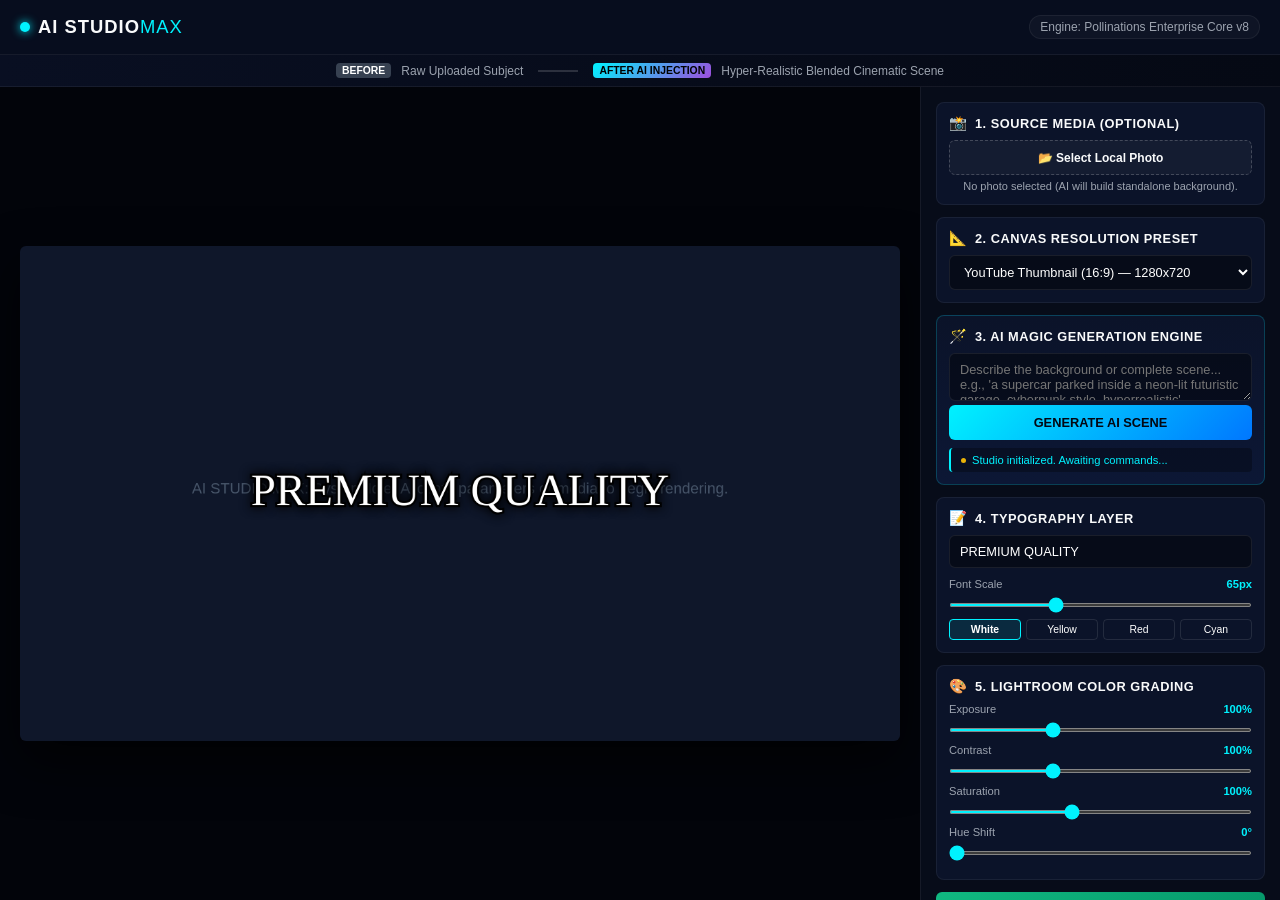
<file: New folder/index.html>
<!DOCTYPE html>
<html lang="en">
<head>
    <meta charset="UTF-8">
    <meta name="viewport" content="width=device-width, initial-scale=1.0">
    <title>AI Studio Max - Professional Cloud Suite</title>
    <link rel="stylesheet" href="style.css">
</head>
<body>

    <!-- Top Premium Brand Header -->
    <header class="main-header">
        <div class="brand">
            <span class="logo-dot"></span>
            <h1>AI STUDIO<span>MAX</span></h1>
        </div>
        <div class="system-badge">Engine: <span id="pipelineStatus">Pollinations Enterprise Core v8</span></div>
    </header>

    <!-- Interactive Before/After Preview Showcase Bar -->
    <section class="showcase-bar">
        <div class="showcase-container">
            <div class="showcase-side before-side">
                <span class="badge">BEFORE</span>
                <p>Raw Uploaded Subject</p>
            </div>
            <div class="slider-divider-line"></div>
            <div class="showcase-side after-side">
                <span class="badge premium-badge">AFTER AI INJECTION</span>
                <p>Hyper-Realistic Blended Cinematic Scene</p>
            </div>
        </div>
    </section>

    <!-- Main Workspace Architecture -->
    <div class="workspace">
        
        <!-- Viewport Workspace (Left Panel) -->
        <main class="canvas-viewport">
            <div class="canvas-wrapper">
                <canvas id="mainCanvas"></canvas>
                
                <!-- Full Glassmorphic System Loader -->
                <div id="aiLoader" class="loader-matrix" style="display: none;">
                    <div class="spinner-core"></div>
                    <p id="loaderMessage">SYNCHRONIZING WITH AI MATRIX...</p>
                </div>
            </div>
        </main>

        <!-- Compact Control Matrix Sidebar (Right Panel) -->
        <aside class="control-matrix">
            
            <!-- Card 1: Dedicated Image Upload Bar -->
            <div class="control-card">
                <div class="card-header">
                    <span class="card-icon">📸</span>
                    <h3>1. Source Media (Optional)</h3>
                </div>
                <div class="file-upload-wrapper">
                    <input type="file" id="imageUploader" accept="image/*" onchange="handleLocalImageUpload(event)">
                    <div class="custom-file-trigger">📂 Select Local Photo</div>
                </div>
                <div id="uploadFeedback" style="font-size:11px; color:#9ca3af; margin-top:5px; text-align:center;">No photo selected (AI will build standalone background).</div>
            </div>

            <!-- Card 2: Pro Resolution & Dimensions Presets Selector -->
            <div class="control-card">
                <div class="card-header">
                    <span class="card-icon">📐</span>
                    <h3>2. Canvas Resolution Preset</h3>
                </div>
                <select id="dimensionPreset" onchange="handlePresetDimensionChange()">
                    <option value="1280x720" selected>YouTube Thumbnail (16:9) — 1280x720</option>
                    <option value="1080x1080">Instagram Feed Post (1:1) — 1080x1080</option>
                    <option value="720x1280">Instagram Stories / Reels (9:16) — 720x1280</option>
                    <option value="1920x1080">Full HD Desktop Wallpaper (16:9) — 1920x1080</option>
                </select>
            </div>

            <!-- Card 3: Merged High Performance AI Generation Engine -->
            <div class="control-card premium-card">
                <div class="card-header">
                    <span class="card-icon">🪄</span>
                    <h3>3. AI Magic Generation Engine</h3>
                </div>
                <div class="prompt-box-container">
                    <textarea id="aiPrompt" rows="2" placeholder="Describe the background or complete scene... e.g., 'a supercar parked inside a neon-lit futuristic garage, cyberpunk style, hyperrealistic'"></textarea>
                </div>
                <button class="btn btn-primary-matrix" onclick="executeMergedAIPipeline()">GENERATE AI SCENE</button>
                <div class="log-terminal">
                    <span class="terminal-dot"></span>
                    <p id="aiLog">Studio initialized. Awaiting commands...</p>
                </div>
            </div>

            <!-- Card 4: Precision Typography & Draggable Overlay -->
            <div class="control-card">
                <div class="card-header">
                    <span class="card-icon">📝</span>
                    <h3>4. Typography Layer</h3>
                </div>
                <input type="text" id="textLayer" value="PREMIUM QUALITY" oninput="renderAll()">
                
                <div class="slider-node-item" style="margin-top:10px;">
                    <div class="slider-label">Font Scale <span id="val-font">65px</span></div>
                    <input type="range" id="sl-fontSize" min="20" max="150" value="65" oninput="renderAll()">
                </div>

                <div class="color-palette-grid">
                    <button class="palette-btn p-white active" onclick="changeTextColor('#ffffff', this)">White</button>
                    <button class="palette-btn p-yellow" onclick="changeTextColor('#facc15', this)">Yellow</button>
                    <button class="palette-btn p-red" onclick="changeTextColor('#ef4444', this)">Red</button>
                    <button class="palette-btn p-cyan" onclick="changeTextColor('#00f2fe', this)">Cyan</button>
                </div>
            </div>

            <!-- Card 5: Lightroom Professional Color Grading Core -->
            <div class="control-card">
                <div class="card-header">
                    <span class="card-icon">🎨</span>
                    <h3>5. Lightroom Color Grading</h3>
                </div>
                <div class="grading-sliders-grid">
                    <div class="slider-node-item">
                        <div class="slider-label">Exposure <span id="val-bright">100%</span></div>
                        <input type="range" id="sl-bright" min="50" max="200" value="100" oninput="renderAll()">
                    </div>
                    <div class="slider-node-item">
                        <div class="slider-label">Contrast <span id="val-contrast">100%</span></div>
                        <input type="range" id="sl-contrast" min="50" max="200" value="100" oninput="renderAll()">
                    </div>
                    <div class="slider-node-item">
                        <div class="slider-label">Saturation <span id="val-saturate">100%</span></div>
                        <input type="range" id="sl-saturate" min="0" max="250" value="100" oninput="renderAll()">
                    </div>
                    <div class="slider-node-item">
                        <div class="slider-label">Hue Shift <span id="val-hue">0°</span></div>
                        <input type="range" id="sl-hue" min="0" max="360" value="0" oninput="renderAll()">
                    </div>
                </div>
            </div>

            <!-- Master Action Hub -->
            <div class="export-hub">
                <button class="btn btn-master-download" onclick="downloadMasterHD()">💾 EXPORT PRODUCTION HD MASTER</button>
            </div>
        </aside>

    </div>

    <script src="script.js"></script>
</body>
</html>
</file>
<file: style.css>
/* ARJONA +AI STUDIO — COMPLETE REDESIGNED CSS */
:root {
    --r: 14px;
    --r-sm: 8px;
    --r-lg: 20px;
    --trans: all .28s cubic-bezier(.4, 0, .2, 1);
    --trans-fast: all .16s cubic-bezier(.4, 0, .2, 1)
}

/* ===== DARK THEME ===== */
[data-theme="dark"] {
    --bg: #060b18;
    --bg2: #0a1020;
    --sf: #0d1526;
    --sf2: #111d35;
    --sf3: #162040;
    --bd: rgba(255, 255, 255, .06);
    --bd2: rgba(255, 255, 255, .1);
    --bd3: rgba(255, 255, 255, .15);
    --tx: #f0f4ff;
    --tx2: #8899bb;
    --tx3: #4a5a7a;
    --ac: #00d4ff;
    --ac2: #7c3aed;
    --ac3: #00ff88;
    --dn: #ff6b6b;
    --dn-bg: rgba(255, 107, 107, .1);
    --inp: rgba(0, 0, 0, .35);
    --hdr: rgba(6, 11, 24, .95);
    --pnl: rgba(10, 16, 32, .97);
    --hov: rgba(0, 212, 255, .06);
    --glo: rgba(0, 212, 255, .15);
    --glo2: rgba(124, 58, 237, .15);
    --sheet-bg: rgba(8, 14, 28, .97);
    --modal-bg: rgba(0, 0, 0, .75);
    --range-track: #1a2540;
    --range-accent: #00d4ff;
    --glass: rgba(255, 255, 255, .04);
    --glass-bd: rgba(255, 255, 255, .08)
}

/* ===== LIGHT THEME ===== */
[data-theme="light"] {
    --bg: #f0f4ff;
    --bg2: #e8eeff;
    --sf: #ffffff;
    --sf2: #f4f7ff;
    --sf3: #eef2ff;
    --bd: rgba(0, 0, 0, .07);
    --bd2: rgba(0, 0, 0, .12);
    --bd3: rgba(0, 0, 0, .18);
    --tx: #0a1428;
    --tx2: #4a5a7a;
    --tx3: #8899bb;
    --ac: #0066ff;
    --ac2: #7c3aed;
    --ac3: #00aa55;
    --dn: #ef4444;
    --dn-bg: rgba(239, 68, 68, .08);
    --inp: rgba(0, 0, 0, .04);
    --hdr: rgba(255, 255, 255, .96);
    --pnl: rgba(255, 255, 255, .98);
    --hov: rgba(0, 102, 255, .05);
    --glo: rgba(0, 102, 255, .12);
    --glo2: rgba(124, 58, 237, .1);
    --sheet-bg: rgba(255, 255, 255, .98);
    --modal-bg: rgba(0, 0, 0, .4);
    --range-track: #dde5ff;
    --range-accent: #0066ff;
    --glass: rgba(255, 255, 255, .6);
    --glass-bd: rgba(0, 0, 0, .08)
}

/* ===== RESET ===== */
*,
*::before,
*::after {
    margin: 0;
    padding: 0;
    box-sizing: border-box;
    -webkit-tap-highlight-color: transparent
}

body {
    font-family: -apple-system, 'SF Pro Display', 'Segoe UI', system-ui, sans-serif;
    background: var(--bg);
    color: var(--tx);
    height: 100vh;
    height: 100dvh;
    display: flex;
    flex-direction: column;
    overflow: hidden;
    transition: background .3s, color .3s
}

#bgCanvas {
    position: fixed;
    inset: 0;
    width: 100%;
    height: 100%;
    z-index: -1;
    pointer-events: none;
    display: none
}

.ai-tag {
    font-size: .6em;
    font-weight: 800;
    letter-spacing: .4px;
    margin-left: 2px;
    color: var(--ac);
    opacity: .9
}

/* ===== SCROLLBAR ===== */
::-webkit-scrollbar {
    width: 3px;
    height: 3px
}

::-webkit-scrollbar-track {
    background: transparent
}

::-webkit-scrollbar-thumb {
    background: var(--ac);
    border-radius: 3px;
    opacity: .5
}

/* ===== TOPBAR ===== */
.topbar {
    height: 44px;
    background: var(--hdr);
    backdrop-filter: blur(20px);
    -webkit-backdrop-filter: blur(20px);
    border-bottom: 1px solid var(--bd);
    display: flex;
    align-items: center;
    justify-content: space-between;
    padding: 0 10px;
    z-index: 100;
    flex-shrink: 0;
    gap: 4px
}

.tb-l {
    display: flex;
    align-items: center;
    gap: 7px;
    flex-shrink: 0
}

.logo {
    width: 28px;
    height: 28px;
    border-radius: 8px;
    background: linear-gradient(135deg, var(--ac), var(--ac2));
    display: flex;
    align-items: center;
    justify-content: center;
    box-shadow: 0 2px 10px var(--glo);
    flex-shrink: 0;
    transition: var(--trans)
}

.logo:hover {
    transform: rotate(-8deg) scale(1.1)
}

.logo-letter {
    font-size: 14px;
    font-weight: 900;
    color: #fff
}

.brand {
    font-size: 14px;
    font-weight: 800;
    color: var(--tx);
    white-space: nowrap;
    letter-spacing: -.3px
}

.tb-desk {
    display: flex;
    align-items: center;
    gap: 2px;
    flex: 1;
    justify-content: center;
    flex-wrap: nowrap;
    overflow: hidden
}

.tb-sep {
    width: 1px;
    height: 20px;
    background: var(--bd2);
    margin: 0 4px;
    flex-shrink: 0
}

.tb-sel {
    background: var(--inp);
    border: 1px solid var(--bd);
    color: var(--tx);
    padding: 3px 6px;
    border-radius: 8px;
    font-size: 10px;
    outline: none;
    min-height: 30px;
    transition: var(--trans);
    cursor: pointer
}

.tb-sel:focus {
    border-color: var(--ac)
}

.tb-btn {
    display: inline-flex;
    align-items: center;
    gap: 3px;
    background: var(--glass);
    border: 1px solid var(--glass-bd);
    color: var(--tx2);
    padding: 4px 8px;
    border-radius: 8px;
    font-size: 10px;
    font-weight: 600;
    cursor: pointer;
    white-space: nowrap;
    min-height: 28px;
    transition: var(--trans)
}

.tb-btn:hover {
    background: var(--hov);
    border-color: var(--ac);
    color: var(--ac);
    transform: translateY(-1px)
}

.tb-btn:active {
    transform: translateY(0) scale(.96)
}

.tb-btn-del {
    color: var(--dn)
}

.tb-btn-del:hover {
    background: var(--dn-bg);
    border-color: var(--dn);
    color: var(--dn)
}

.tb-icon {
    font-size: 12px
}

.tb-r {
    display: flex;
    align-items: center;
    gap: 5px;
    flex-shrink: 0
}

.theme-toggle {
    width: 32px;
    height: 32px;
    background: var(--glass);
    border: 1px solid var(--glass-bd);
    border-radius: 50%;
    cursor: pointer;
    font-size: 14px;
    display: flex;
    align-items: center;
    justify-content: center;
    transition: var(--trans)
}

.theme-toggle:hover {
    border-color: var(--ac);
    transform: scale(1.1) rotate(20deg)
}

.btn-export {
    display: inline-flex;
    align-items: center;
    gap: 5px;
    background: linear-gradient(135deg, var(--ac), var(--ac2));
    border: none;
    color: #fff;
    padding: 6px 14px;
    border-radius: 10px;
    font-size: 11px;
    font-weight: 800;
    cursor: pointer;
    white-space: nowrap;
    box-shadow: 0 3px 12px var(--glo);
    transition: var(--trans)
}

.btn-export:hover {
    transform: translateY(-2px);
    box-shadow: 0 6px 20px var(--glo)
}

.btn-export:active {
    transform: translateY(0) scale(.96)
}

.mob-menu-btn {
    display: none;
    width: 34px;
    height: 34px;
    border: 1px solid var(--bd);
    background: var(--glass);
    border-radius: 8px;
    cursor: pointer;
    flex-direction: column;
    align-items: center;
    justify-content: center;
    gap: 4px;
    flex-shrink: 0;
    transition: var(--trans)
}

.mob-menu-btn span {
    display: block;
    width: 14px;
    height: 2px;
    background: var(--tx);
    border-radius: 2px;
    transition: var(--trans)
}

.mob-menu-btn:hover {
    border-color: var(--ac);
    background: var(--hov)
}

/* ===== MOBILE MENU ===== */
.mob-menu-overlay {
    display: none;
    position: fixed;
    inset: 0;
    background: rgba(0, 0, 0, .6);
    backdrop-filter: blur(4px);
    z-index: 998;
    opacity: 0;
    transition: opacity .28s ease
}

.mob-menu-overlay.open {
    display: block;
    opacity: 1
}

.mob-menu-drawer {
    position: fixed;
    top: 0;
    right: -280px;
    width: 260px;
    height: 100%;
    background: var(--sf);
    z-index: 999;
    transition: right .32s cubic-bezier(.4, 0, .2, 1);
    overflow-y: auto;
    padding: 16px 12px;
    display: flex;
    flex-direction: column;
    gap: 3px;
    box-shadow: -8px 0 30px rgba(0, 0, 0, .4)
}

.mob-menu-drawer.open {
    right: 0
}

.mob-menu-head {
    display: flex;
    align-items: center;
    gap: 8px;
    padding: 4px 6px 12px;
    border-bottom: 1px solid var(--bd);
    margin-bottom: 6px
}

.mob-menu-sep {
    height: 1px;
    background: var(--bd);
    margin: 6px 0
}

.mob-menu-item {
    width: 100%;
    text-align: left;
    background: transparent;
    border: none;
    color: var(--tx);
    padding: 11px 12px;
    border-radius: 10px;
    font-size: 13px;
    font-weight: 600;
    cursor: pointer;
    display: flex;
    align-items: center;
    gap: 10px;
    transition: var(--trans)
}

.mob-menu-item:hover {
    background: var(--hov);
    color: var(--ac)
}

.mob-menu-item:active {
    transform: scale(.97)
}

.mob-menu-danger {
    color: var(--dn)
}

.mob-menu-danger:hover {
    background: var(--dn-bg);
    color: var(--dn)
}

.mmi-icon {
    font-size: 16px;
    width: 22px;
    text-align: center
}

/* ===== MOBILE TOP BAR ===== */
.mob-top-bar {
    display: none;
    background: var(--hdr);
    backdrop-filter: blur(20px);
    border-bottom: 1px solid var(--bd);
    flex-shrink: 0;
    z-index: 50;
    flex-direction: column
}

.mob-top-inner {
    display: flex;
    gap: 6px;
    align-items: center;
    padding: 8px 10px 6px
}

.mob-ai-input {
    flex: 1;
    min-height: 38px;
    min-width: 80px;
    background: var(--sf2);
    border: 1px solid var(--bd2);
    color: var(--tx);
    padding: 6px 12px;
    border-radius: 20px;
    font-size: 12px;
    outline: none;
    transition: var(--trans)
}

.mob-ai-input:focus {
    border-color: var(--ac);
    box-shadow: 0 0 0 3px var(--glo)
}

.mob-ai-select {
    width: 68px;
    min-height: 38px;
    background: var(--sf2);
    border: 1px solid var(--bd2);
    color: var(--tx);
    border-radius: 10px;
    font-size: 10px;
    padding: 0 4px;
    outline: none
}

.mob-gen-btn {
    min-height: 38px;
    padding: 6px 14px;
    background: linear-gradient(135deg, var(--ac), var(--ac2));
    border: none;
    color: #fff;
    border-radius: 20px;
    font-size: 12px;
    font-weight: 800;
    cursor: pointer;
    white-space: nowrap;
    box-shadow: 0 2px 10px var(--glo);
    transition: var(--trans)
}

.mob-gen-btn:active {
    transform: scale(.95)
}

.mob-upload-btn {
    width: 38px;
    height: 38px;
    background: var(--sf2);
    border: 1px solid var(--bd2);
    border-radius: 10px;
    display: flex;
    align-items: center;
    justify-content: center;
    font-size: 18px;
    cursor: pointer;
    flex-shrink: 0;
    transition: var(--trans)
}

.mob-upload-btn:hover {
    border-color: var(--ac);
    background: var(--hov)
}

.mob-canvas-size-row {
    display: flex;
    align-items: center;
    gap: 4px;
    padding: 4px 10px 8px;
    overflow-x: auto
}

.mob-canvas-size-row::-webkit-scrollbar {
    height: 0
}

.mob-cs-label {
    font-size: 10px;
    color: var(--tx3);
    font-weight: 700;
    flex-shrink: 0;
    text-transform: uppercase;
    letter-spacing: .4px
}

.mob-cs-btn {
    min-height: 28px;
    padding: 3px 12px;
    background: transparent;
    border: 1px solid var(--bd2);
    color: var(--tx2);
    border-radius: 20px;
    font-size: 11px;
    font-weight: 700;
    cursor: pointer;
    white-space: nowrap;
    flex-shrink: 0;
    transition: var(--trans)
}

.mob-cs-btn.active {
    background: var(--ac);
    border-color: var(--ac);
    color: #000;
    font-weight: 800
}

.mob-cs-btn:hover:not(.active) {
    border-color: var(--ac);
    color: var(--ac)
}

.mob-cs-divider {
    width: 1px;
    height: 20px;
    background: var(--bd2);
    flex-shrink: 0;
    margin: 0 2px
}

.mob-cs-ud {
    min-height: 28px;
    min-width: 34px;
    background: var(--glass);
    border: 1px solid var(--glass-bd);
    color: var(--tx2);
    border-radius: 8px;
    font-size: 15px;
    font-weight: 700;
    cursor: pointer;
    display: flex;
    align-items: center;
    justify-content: center;
    flex-shrink: 0;
    transition: var(--trans)
}

.mob-cs-ud:hover,
.mob-cs-ud:active {
    border-color: var(--ac);
    color: var(--ac);
    background: var(--hov);
    transform: scale(1.08)
}

/* ===== AI CHAT BOX — DRAGGABLE ===== */
.ai-chat-box {
    position: fixed;
    bottom: 70px;
    right: 14px;
    width: 300px;
    max-width: calc(100vw - 20px);
    max-height: 420px;
    background: var(--sf);
    border: 1px solid var(--bd2);
    border-radius: 18px;
    box-shadow: 0 10px 40px rgba(0, 0, 0, .3),
        0 0 0 1px var(--glass-bd);
    z-index: 99999;
    display: flex;
    flex-direction: column;
    overflow: hidden;
    backdrop-filter: blur(20px);
    -webkit-backdrop-filter: blur(20px);
    transition: transform .3s cubic-bezier(.4, 0, .2, 1),
        opacity .3s cubic-bezier(.4, 0, .2, 1);
    user-select: none
}

.ai-chat-box.hidden {
    transform: translateY(24px) scale(.93);
    opacity: 0;
    pointer-events: none
}

.ai-chat-drag-handle {
    display: flex;
    justify-content: center;
    padding: 8px 0 4px;
    cursor: grab;
    flex-shrink: 0;
    background: transparent
}

.ai-chat-drag-handle:active {
    cursor: grabbing
}

.ai-drag-bar {
    width: 36px;
    height: 4px;
    background: var(--bd3);
    border-radius: 3px;
    transition: var(--trans)
}

.ai-chat-drag-handle:hover .ai-drag-bar {
    background: var(--ac);
    width: 48px
}

.ai-nebula-canvas {
    position: absolute;
    inset: 0;
    width: 100%;
    height: 100%;
    z-index: 0;
    pointer-events: none;
    border-radius: 18px;
    opacity: .35
}

.ai-chat-head {
    display: flex;
    align-items: center;
    gap: 6px;
    padding: 6px 12px 8px;
    position: relative;
    z-index: 1
}

.ai-mood-dot {
    width: 8px;
    height: 8px;
    background: #00ff88;
    border-radius: 50%;
    flex-shrink: 0;
    animation: bl 2s infinite;
    box-shadow: 0 0 6px #00ff88
}

.ai-chat-title {
    flex: 1;
    font-size: 13px;
    font-weight: 800;
    color: var(--tx)
}

.ai-chat-close {
    width: 26px;
    height: 26px;
    border-radius: 50%;
    background: var(--glass);
    border: 1px solid var(--glass-bd);
    color: var(--tx2);
    font-size: 11px;
    cursor: pointer;
    display: flex;
    align-items: center;
    justify-content: center;
    transition: var(--trans)
}

.ai-chat-close:hover {
    background: var(--dn-bg);
    border-color: var(--dn);
    color: var(--dn);
    transform: rotate(90deg)
}

.ai-chat-body {
    flex: 1;
    overflow-y: auto;
    padding: 8px 10px;
    display: flex;
    flex-direction: column;
    gap: 5px;
    max-height: 220px;
    min-height: 60px;
    position: relative;
    z-index: 1
}

.ai-msg {
    padding: 7px 11px;
    border-radius: 12px;
    font-size: 11px;
    line-height: 1.5;
    max-width: 88%;
    word-wrap: break-word;
    animation: msgIn .22s cubic-bezier(.4, 0, .2, 1)
}

@keyframes msgIn {
    from {
        opacity: 0;
        transform: translateY(8px) scale(.95)
    }

    to {
        opacity: 1;
        transform: translateY(0) scale(1)
    }
}

.ai-msg-bot {
    background: var(--sf2);
    color: var(--tx);
    align-self: flex-start;
    border-bottom-left-radius: 3px
}

.ai-msg-user {
    background: linear-gradient(135deg, var(--ac), var(--ac2));
    color: #fff;
    align-self: flex-end;
    border-bottom-right-radius: 3px
}

.ai-typing {
    display: flex;
    gap: 4px;
    padding: 6px 12px;
    align-items: center;
    position: relative;
    z-index: 1
}

.typing-dot {
    width: 6px;
    height: 6px;
    background: var(--ac);
    border-radius: 50%;
    animation: typingBounce 1.2s infinite
}

.typing-dot:nth-child(2) {
    animation-delay: .2s
}

.typing-dot:nth-child(3) {
    animation-delay: .4s
}

@keyframes typingBounce {

    0%,
    80%,
    100% {
        transform: scale(.8);
        opacity: .5
    }

    40% {
        transform: scale(1.2);
        opacity: 1
    }
}

.ai-chat-input {
    display: flex;
    gap: 5px;
    padding: 8px 10px;
    border-top: 1px solid var(--bd);
    background: var(--sf2);
    position: relative;
    z-index: 1
}

.ai-chat-input input {
    flex: 1;
    background: var(--inp);
    border: 1px solid var(--bd);
    color: var(--tx);
    padding: 7px 12px;
    border-radius: 20px;
    font-size: 11px;
    outline: none;
    min-height: 36px;
    transition: var(--trans)
}

.ai-chat-input input:focus {
    border-color: var(--ac);
    box-shadow: 0 0 0 2px var(--glo)
}

.ai-send-btn {
    width: 36px;
    height: 36px;
    border-radius: 50%;
    background: linear-gradient(135deg, var(--ac), var(--ac2));
    border: none;
    color: #fff;
    font-size: 16px;
    font-weight: 800;
    cursor: pointer;
    display: flex;
    align-items: center;
    justify-content: center;
    box-shadow: 0 2px 8px var(--glo);
    transition: var(--trans);
    flex-shrink: 0
}

.ai-send-btn:hover {
    transform: scale(1.1)
}

.ai-send-btn:active {
    transform: scale(.92)
}

.ai-mic-btn {
    width: 36px;
    height: 36px;
    border-radius: 50%;
    background: var(--glass);
    border: 1px solid var(--glass-bd);
    color: var(--tx2);
    font-size: 15px;
    cursor: pointer;
    display: flex;
    align-items: center;
    justify-content: center;
    transition: var(--trans);
    flex-shrink: 0
}

.ai-mic-btn:hover {
    background: var(--hov);
    border-color: var(--ac);
    transform: scale(1.08)
}

.ai-chat-toggle {
    position: fixed;
    bottom: 14px;
    right: 14px;
    width: 48px;
    height: 48px;
    border-radius: 50%;
    background: linear-gradient(135deg, var(--ac), var(--ac2));
    color: #fff;
    border: none;
    cursor: pointer;
    z-index: 99998;
    box-shadow: 0 4px 18px var(--glo),
        0 0 0 1px var(--glass-bd);
    display: flex;
    flex-direction: column;
    align-items: center;
    justify-content: center;
    gap: 1px;
    transition: var(--trans)
}

.ai-chat-toggle:hover {
    transform: scale(1.12);
    box-shadow: 0 8px 24px var(--glo)
}

.ai-chat-toggle:active {
    transform: scale(.92)
}

.ai-toggle-icon {
    font-size: 16px;
    line-height: 1
}

.ai-toggle-label {
    font-size: 8px;
    font-weight: 900;
    letter-spacing: .5px;
    line-height: 1
}

/* ===== CORNER HANDLES ===== */
.corner-handle {
    position: fixed;
    width: 12px;
    height: 12px;
    background: var(--ac);
    border: 2px solid var(--bg);
    border-radius: 3px;
    z-index: 99997;
    box-shadow: 0 0 8px var(--glo);
    transition: transform .15s ease, background .15s ease
}

.corner-handle::before {
    content: '';
    position: absolute;
    inset: -16px
}

.corner-handle:hover {
    transform: scale(1.5);
    background: #fff
}

.corner-handle.nw {
    cursor: nwse-resize
}

.corner-handle.ne {
    cursor: nesw-resize
}

.corner-handle.sw {
    cursor: nesw-resize
}

.corner-handle.se {
    cursor: nwse-resize
}

.sel-bar {
    display: none !important
}

/* ===== MODAL ===== */
.modal-overlay {
    position: fixed;
    inset: 0;
    background: var(--modal-bg);
    backdrop-filter: blur(10px);
    z-index: 100000;
    display: flex;
    align-items: center;
    justify-content: center;
    padding: 20px;
    animation: fadeIn .22s ease
}

@keyframes fadeIn {
    from {
        opacity: 0
    }

    to {
        opacity: 1
    }
}

.modal-box {
    background: var(--sf);
    border: 1px solid var(--bd2);
    border-radius: 20px;
    width: 100%;
    max-width: 460px;
    max-height: 85vh;
    display: flex;
    flex-direction: column;
    box-shadow: 0 20px 50px rgba(0, 0, 0, .3);
    overflow: hidden;
    animation: slideUp .26s cubic-bezier(.4, 0, .2, 1)
}

@keyframes slideUp {
    from {
        opacity: 0;
        transform: translateY(24px) scale(.96)
    }

    to {
        opacity: 1;
        transform: translateY(0) scale(1)
    }
}

.modal-head {
    display: flex;
    justify-content: space-between;
    align-items: center;
    padding: 16px 18px;
    border-bottom: 1px solid var(--bd)
}

.modal-head h2 {
    font-size: 16px;
    font-weight: 800;
    letter-spacing: -.3px
}

.modal-x {
    width: 30px;
    height: 30px;
    border-radius: 50%;
    border: 1px solid var(--bd);
    background: var(--glass);
    color: var(--tx2);
    cursor: pointer;
    font-size: 12px;
    display: flex;
    align-items: center;
    justify-content: center;
    transition: var(--trans)
}

.modal-x:hover {
    background: var(--dn-bg);
    border-color: var(--dn);
    color: var(--dn);
    transform: rotate(90deg)
}

.modal-body {
    padding: 14px 18px;
    overflow-y: auto;
    flex: 1;
    display: flex;
    flex-direction: column;
    gap: 8px
}

.help-card {
    display: flex;
    align-items: flex-start;
    gap: 12px;
    background: var(--sf2);
    border: 1px solid var(--bd);
    border-radius: 12px;
    padding: 12px;
    transition: var(--trans)
}

.help-card:hover {
    border-color: var(--ac);
    background: var(--hov)
}

.help-icon {
    font-size: 22px;
    flex-shrink: 0
}

.help-card h3 {
    font-size: 12px;
    font-weight: 700;
    color: var(--ac);
    margin-bottom: 3px
}

.help-card p {
    font-size: 11px;
    color: var(--tx2);
    line-height: 1.5
}

/* ===== RESIZE HANDLES ===== */
.resize-handle {
    flex-shrink: 0;
    z-index: 25;
    position: relative;
    transition: background .2s
}

.resize-h {
    width: 5px;
    cursor: col-resize;
    background: var(--bd)
}

.resize-h:hover {
    background: var(--ac) !important
}

.resize-h::before {
    content: '';
    position: absolute;
    top: 0;
    left: -6px;
    right: -6px;
    bottom: 0;
    z-index: 26;
    cursor: col-resize
}

.resize-v {
    height: 5px;
    cursor: row-resize;
    background: var(--bd)
}

.resize-v:hover {
    background: var(--ac) !important
}

/* ===== LAYOUT ===== */
.middle {
    display: flex;
    flex: 1;
    overflow: hidden;
    min-height: 0
}

/* ===== LEFT SIDEBAR ===== */
.left-sb {
    width: 230px;
    min-width: 160px;
    max-width: 380px;
    display: flex;
    flex-shrink: 0;
    transition: width .25s cubic-bezier(.4, 0, .2, 1)
}

.ai-box {
    flex: 1;
    background: var(--pnl);
    overflow-y: auto;
    overflow-x: hidden;
    padding: 12px 10px;
    display: flex;
    flex-direction: column;
    gap: 6px;
    position: relative
}

.sb-section-title {
    font-size: 10px;
    font-weight: 800;
    color: var(--tx3);
    text-transform: uppercase;
    letter-spacing: .6px;
    display: flex;
    align-items: center;
    gap: 5px;
    margin-bottom: 2px
}

.sb-title-icon {
    color: var(--ac);
    font-size: 12px
}

.sb-divider {
    height: 1px;
    background: var(--bd);
    margin: 4px 0
}

.ai-pw {
    position: relative;
    margin-bottom: 2px
}

.mic-btn {
    position: absolute;
    right: 5px;
    bottom: 5px;
    width: 28px;
    height: 28px;
    border-radius: 50%;
    border: 1px solid var(--bd);
    background: var(--sf2);
    cursor: pointer;
    font-size: 13px;
    display: flex;
    align-items: center;
    justify-content: center;
    min-height: 28px;
    transition: var(--trans)
}

.mic-btn:hover {
    border-color: var(--ac);
    background: var(--hov);
    transform: scale(1.1)
}

.ai-opts {
    display: flex;
    gap: 4px;
    margin-bottom: 4px;
    flex-wrap: wrap
}

.ai-opts select {
    flex: 1;
    min-width: 70px
}

.btn-primary-full {
    width: 100%;
    min-height: 34px;
    background: linear-gradient(135deg, var(--ac), var(--ac2));
    border: none;
    color: #fff;
    border-radius: 10px;
    font-size: 11px;
    font-weight: 800;
    cursor: pointer;
    box-shadow: 0 3px 12px var(--glo);
    transition: var(--trans);
    letter-spacing: .2px
}

.btn-primary-full:hover {
    transform: translateY(-2px);
    box-shadow: 0 6px 20px var(--glo)
}

.btn-primary-full:active {
    transform: translateY(0) scale(.97)
}

.btn-ghost-full {
    width: 100%;
    min-height: 30px;
    background: var(--glass);
    border: 1px solid var(--glass-bd);
    color: var(--tx2);
    border-radius: 8px;
    font-size: 10px;
    font-weight: 600;
    cursor: pointer;
    transition: var(--trans)
}

.btn-ghost-full:hover {
    background: var(--hov);
    border-color: var(--ac);
    color: var(--ac)
}

.bg-remove-grid {
    display: grid;
    grid-template-columns: repeat(4, 1fr);
    gap: 3px;
    margin-bottom: 4px
}

.bg-rm-btn {
    display: flex;
    flex-direction: column;
    align-items: center;
    gap: 2px;
    background: var(--glass);
    border: 1px solid var(--glass-bd);
    color: var(--tx2);
    padding: 5px 2px;
    border-radius: 8px;
    font-size: 8px;
    font-weight: 600;
    cursor: pointer;
    min-height: 40px;
    transition: var(--trans)
}

.bg-rm-btn span {
    font-size: 14px
}

.bg-rm-btn:hover {
    background: var(--hov);
    border-color: var(--ac);
    color: var(--ac);
    transform: translateY(-2px)
}

.quick-tools-grid {
    display: grid;
    grid-template-columns: repeat(4, 1fr);
    gap: 3px
}

.qt-btn {
    display: flex;
    flex-direction: column;
    align-items: center;
    gap: 2px;
    background: var(--glass);
    border: 1px solid var(--glass-bd);
    color: var(--tx2);
    padding: 5px 2px;
    border-radius: 8px;
    font-size: 8px;
    font-weight: 600;
    cursor: pointer;
    min-height: 40px;
    transition: var(--trans)
}

.qt-btn span {
    font-size: 15px;
    line-height: 1
}

.qt-btn small {
    font-size: 7px;
    opacity: .7;
    transition: opacity .2s
}

.qt-btn:hover {
    background: var(--hov);
    border-color: var(--ac);
    color: var(--ac);
    transform: scale(1.06)
}

.qt-btn:hover small {
    opacity: 1
}

.qt-btn:active {
    transform: scale(.93)
}

.log-bar {
    display: flex;
    align-items: center;
    gap: 6px;
    background: var(--glass);
    padding: 5px 8px;
    border-radius: 8px;
    border-left: 2px solid var(--ac);
    margin-top: auto
}

.log-dot {
    width: 5px;
    height: 5px;
    background: var(--ac3);
    border-radius: 50%;
    animation: bl 2s infinite;
    flex-shrink: 0;
    box-shadow: 0 0 5px var(--ac3)
}

@keyframes bl {

    0%,
    100% {
        opacity: 1
    }

    50% {
        opacity: .2
    }
}

.log-bar p {
    font-size: 9px;
    color: var(--ac);
    white-space: nowrap;
    overflow: hidden;
    text-overflow: ellipsis;
    flex: 1
}

/* ===== CANVAS ===== */
.canvas-area {
    flex: 1;
    display: flex;
    align-items: center;
    justify-content: center;
    overflow: hidden;
    min-width: 0;
    background: var(--bg);
    position: relative
}

.cv-frame {
    position: relative;
    width: 100%;
    height: 100%;
    display: flex;
    align-items: center;
    justify-content: center
}

canvas#mainCanvas {
    display: block;
    max-width: 100%;
    max-height: 100%;
    object-fit: contain;
    touch-action: none;
    transition: max-height .3s cubic-bezier(.4, 0, .2, 1);
    border-radius: 4px;
    box-shadow: 0 4px 30px rgba(0, 0, 0, .4)
}

.ldr {
    position: absolute;
    inset: 0;
    display: flex;
    flex-direction: column;
    align-items: center;
    justify-content: center;
    gap: 10px;
    background: rgba(6, 11, 24, .92);
    backdrop-filter: blur(8px);
    z-index: 50;
    border-radius: 4px;
    animation: fadeIn .2s ease
}

.ldr p {
    font-size: 12px;
    color: var(--ac);
    font-weight: 700;
    letter-spacing: .3px
}

.spin {
    width: 28px;
    height: 28px;
    border: 3px solid var(--bd2);
    border-top-color: var(--ac);
    border-radius: 50%;
    animation: sp .7s linear infinite
}

@keyframes sp {
    to {
        transform: rotate(360deg)
    }
}

/* ===== DESKTOP BOTTOM PANEL ===== */
.bottom-panel {
    background: var(--pnl);
    flex-shrink: 0;
    display: flex;
    flex-direction: column;
    height: 180px;
    min-height: 44px;
    max-height: 60vh;
    overflow: hidden;
    border-top: 1px solid var(--bd);
    transition: height .25s cubic-bezier(.4, 0, .2, 1)
}

.bp-tabs {
    display: flex;
    border-bottom: 1px solid var(--bd);
    padding: 0 6px;
    flex-shrink: 0;
    overflow-x: auto;
    gap: 0
}

.bp-tabs::-webkit-scrollbar {
    height: 0
}

.bp-tab {
    background: transparent;
    border: none;
    border-bottom: 2px solid transparent;
    color: var(--tx3);
    padding: 6px 12px;
    font-size: 11px;
    font-weight: 700;
    cursor: pointer;
    white-space: nowrap;
    min-height: 36px;
    letter-spacing: .1px;
    transition: color .2s, border-color .2s
}

.bp-tab:hover {
    color: var(--tx2)
}

.bp-tab.active {
    color: var(--ac);
    border-bottom-color: var(--ac)
}

.bp-body {
    flex: 1;
    overflow-y: auto;
    overflow-x: auto;
    position: relative
}

.bp-pan {
    display: none;
    padding: 8px;
    gap: 8px;
    opacity: 0;
    transform: translateY(5px);
    transition: opacity .22s ease,
        transform .22s cubic-bezier(.4, 0, .2, 1)
}

.bp-pan.active {
    display: flex;
    flex-wrap: wrap;
    opacity: 1;
    transform: translateY(0)
}

.bp-col {
    min-width: 150px;
    flex: 1;
    padding-right: 10px;
    border-right: 1px solid var(--bd)
}

.bp-col:last-child {
    border-right: none;
    padding-right: 0
}

.bp-h {
    font-size: 10px;
    font-weight: 800;
    text-transform: uppercase;
    letter-spacing: .4px;
    color: var(--tx2);
    margin-bottom: 6px
}

.grade-actions {
    display: flex;
    gap: 4px;
    margin-top: 6px;
    position: sticky;
    bottom: 0;
    background: var(--pnl);
    padding: 3px 0
}

/* ===== FORMS ===== */
.inp {
    width: 100%;
    background: var(--inp);
    border: 1px solid var(--bd);
    color: var(--tx);
    padding: 5px 8px;
    border-radius: 8px;
    font-size: 11px;
    outline: none;
    resize: none;
    margin-bottom: 4px;
    min-height: 32px;
    transition: var(--trans)
}

.inp:focus {
    border-color: var(--ac);
    box-shadow: 0 0 0 3px var(--glo)
}

.sld {
    display: flex;
    align-items: center;
    gap: 6px;
    margin-bottom: 4px;
    flex-wrap: nowrap;
    min-width: 0
}

.sld label {
    font-size: 9px;
    color: var(--tx3);
    min-width: 40px;
    font-weight: 700;
    text-transform: uppercase;
    letter-spacing: .2px
}

.sld input[type="range"] {
    flex: 1;
    min-width: 40px;
    height: 4px;
    cursor: pointer;
    accent-color: var(--range-accent);
    -webkit-appearance: none;
    appearance: none;
    background: var(--range-track);
    border-radius: 3px;
    outline: none;
    transition: background .2s
}

.sld input[type="range"]::-webkit-slider-thumb {
    -webkit-appearance: none;
    width: 16px;
    height: 16px;
    background: var(--range-accent);
    border-radius: 50%;
    border: 2px solid var(--bg);
    box-shadow: 0 0 6px var(--glo);
    cursor: pointer;
    transition: transform .15s
}

.sld input[type="range"]::-webkit-slider-thumb:hover {
    transform: scale(1.25)
}

.sld input[type="range"]::-moz-range-thumb {
    width: 16px;
    height: 16px;
    background: var(--range-accent);
    border-radius: 50%;
    border: 2px solid var(--bg);
    cursor: pointer
}

.sld span {
    font-size: 9px;
    color: var(--tx2);
    min-width: 28px;
    text-align: right;
    font-weight: 700
}

.cr {
    display: flex;
    align-items: center;
    gap: 6px;
    margin-bottom: 4px;
    flex-wrap: wrap
}

.cr label {
    font-size: 9px;
    color: var(--tx3);
    min-width: 30px;
    font-weight: 700
}

.cr input[type="color"] {
    width: 28px;
    height: 22px;
    border: 1px solid var(--bd);
    border-radius: 6px;
    padding: 0;
    cursor: pointer;
    background: transparent;
    transition: var(--trans)
}

.cr input[type="color"]:hover {
    border-color: var(--ac);
    transform: scale(1.1)
}

.upz {
    position: relative;
    width: 100%;
    min-height: 34px;
    border: 1px dashed var(--bd2);
    border-radius: 10px;
    overflow: hidden;
    margin-bottom: 4px;
    transition: var(--trans)
}

.upz input[type="file"] {
    position: absolute;
    inset: 0;
    opacity: 0;
    cursor: pointer;
    z-index: 2
}

.upz span {
    width: 100%;
    height: 100%;
    display: flex;
    align-items: center;
    justify-content: center;
    gap: 5px;
    font-size: 10px;
    font-weight: 600;
    color: var(--tx2);
    pointer-events: none;
    min-height: 34px
}

.upz:hover {
    border-color: var(--ac);
    background: var(--hov)
}

.upz.sm {
    min-height: 28px
}

.upz.sm span {
    font-size: 9px;
    min-height: 28px
}

.sel-info {
    font-size: 10px;
    color: var(--tx3);
    margin: 3px 0
}

.sel-info b {
    color: var(--ac)
}

.act-row {
    display: grid;
    grid-template-columns: repeat(3, 1fr);
    gap: 3px;
    margin-bottom: 3px
}

.act-row button {
    background: var(--glass);
    border: 1px solid var(--glass-bd);
    color: var(--tx2);
    padding: 4px;
    border-radius: 7px;
    cursor: pointer;
    font-size: 10px;
    font-weight: 600;
    min-height: 30px;
    transition: var(--trans)
}

.act-row button:hover {
    background: var(--hov);
    border-color: var(--ac);
    color: var(--ac);
    transform: translateY(-1px)
}

.act-row button:active {
    transform: translateY(0)
}

.act-d {
    color: var(--dn) !important
}

.bg-tabs {
    display: flex;
    background: var(--inp);
    border-radius: 8px;
    padding: 2px;
    gap: 2px;
    margin-bottom: 4px
}

.bgt {
    flex: 1;
    background: transparent;
    border: none;
    color: var(--tx3);
    font-size: 9px;
    padding: 3px;
    border-radius: 6px;
    font-weight: 700;
    cursor: pointer;
    min-height: 24px;
    transition: var(--trans)
}

.bgt:hover {
    color: var(--tx2)
}

.bgt.active {
    background: var(--sf);
    color: var(--ac);
    border: 1px solid var(--bd2)
}

.bgp {
    display: none;
    opacity: 0;
    transform: translateX(6px);
    transition: opacity .2s, transform .2s
}

.bgp.active {
    display: block;
    opacity: 1;
    transform: translateX(0)
}

.pat-row {
    display: grid;
    grid-template-columns: repeat(6, 1fr);
    gap: 2px;
    margin-bottom: 4px
}

.pat-row button {
    min-height: 28px;
    background: var(--glass);
    border: 1px solid var(--glass-bd);
    border-radius: 6px;
    cursor: pointer;
    font-size: 9px;
    color: var(--tx2);
    font-weight: 600;
    transition: var(--trans)
}

.pat-row button:hover {
    border-color: var(--ac);
    color: var(--ac);
    transform: scale(1.06)
}

.sw-grid {
    display: grid;
    grid-template-columns: repeat(4, 1fr);
    gap: 4px;
    margin-bottom: 4px
}

.sw {
    aspect-ratio: 1;
    border: 2px solid var(--bd);
    border-radius: 8px;
    cursor: pointer;
    min-height: 24px;
    transition: var(--trans)
}

.sw:hover {
    border-color: var(--ac);
    transform: scale(1.1);
    box-shadow: 0 4px 12px rgba(0, 0, 0, .3)
}

.fx-row {
    display: flex;
    align-items: center;
    gap: 5px;
    margin-bottom: 4px;
    flex-wrap: nowrap;
    min-width: 0
}

.fx-row input[type="color"] {
    width: 24px;
    height: 24px;
    border: 1px solid var(--bd);
    border-radius: 6px;
    padding: 0;
    cursor: pointer;
    background: transparent;
    flex-shrink: 0;
    transition: var(--trans)
}

.fx-row input[type="color"]:hover {
    border-color: var(--ac);
    transform: scale(1.1)
}

.fx-row .sld {
    flex: 1;
    margin-bottom: 0;
    min-width: 0
}

.mode-row {
    display: flex;
    gap: 3px;
    margin-bottom: 6px;
    flex-wrap: wrap
}

.mode-btn {
    flex: 1;
    min-width: 50px;
    min-height: 32px;
    background: var(--glass);
    border: 1px solid var(--glass-bd);
    padding: 4px;
    border-radius: 8px;
    cursor: pointer;
    font-size: 10px;
    font-weight: 600;
    color: var(--tx2);
    text-align: center;
    transition: var(--trans)
}

.mode-btn.active {
    border-color: var(--ac);
    color: var(--ac);
    background: var(--hov)
}

.mode-btn:hover {
    border-color: var(--ac);
    transform: translateY(-1px)
}

.gp-grid {
    display: grid;
    grid-template-columns: repeat(3, 1fr);
    gap: 3px
}

.gp {
    background: var(--glass);
    border: 1px solid var(--glass-bd);
    color: var(--tx2);
    padding: 4px;
    border-radius: 8px;
    cursor: pointer;
    font-size: 10px;
    font-weight: 600;
    min-height: 30px;
    text-align: center;
    transition: var(--trans)
}

.gp:hover {
    border-color: var(--ac);
    color: var(--ac);
    background: var(--hov);
    transform: translateY(-1px)
}

.px-grid {
    display: grid;
    grid-template-columns: repeat(4, 1fr);
    gap: 3px
}

.px-btn {
    display: flex;
    flex-direction: column;
    align-items: center;
    justify-content: center;
    gap: 2px;
    background: var(--glass);
    border: 1px solid var(--glass-bd);
    color: var(--tx2);
    padding: 4px;
    border-radius: 8px;
    cursor: pointer;
    font-size: 9px;
    font-weight: 600;
    min-height: 36px;
    text-align: center;
    transition: var(--trans)
}

.px-btn:hover {
    border-color: var(--ac);
    color: var(--ac);
    background: var(--hov);
    transform: scale(1.05)
}

/* ===== STATUS BAR ===== */
.statusbar {
    height: 20px;
    background: var(--hdr);
    border-top: 1px solid var(--bd);
    display: flex;
    align-items: center;
    justify-content: space-between;
    padding: 0 10px;
    flex-shrink: 0;
    z-index: 20
}

.st-l,
.st-c,
.st-r {
    display: flex;
    align-items: center;
    gap: 4px
}

.st-dot {
    width: 5px;
    height: 5px;
    background: var(--ac3);
    border-radius: 50%;
    animation: bl 2s infinite;
    box-shadow: 0 0 4px var(--ac3)
}

.st-log {
    font-size: 9px;
    color: var(--ac);
    max-width: 120px;
    white-space: nowrap;
    overflow: hidden;
    text-overflow: ellipsis
}

.st-c span {
    font-size: 9px;
    color: var(--tx3);
    font-weight: 700
}

.st-r span {
    font-size: 8px;
    color: var(--tx3)
}

/* ===== MOBILE BOTTOM BAR ===== */
.mob-bottom-bar {
    display: none;
    position: fixed;
    bottom: 0;
    left: 0;
    right: 0;
    background: var(--hdr);
    border-top: 1px solid var(--bd);
    z-index: 500;
    flex-direction: column;
    backdrop-filter: blur(20px);
    -webkit-backdrop-filter: blur(20px)
}

.mob-resize-handle {
    display: flex;
    justify-content: center;
    padding: 5px 0;
    cursor: ns-resize;
    flex-shrink: 0;
    touch-action: none
}

.mob-resize-pill {
    width: 36px;
    height: 4px;
    background: var(--bd3);
    border-radius: 3px;
    transition: var(--trans)
}

.mob-resize-handle:hover .mob-resize-pill {
    background: var(--ac);
    width: 48px
}

.mob-bottom-inner {
    display: flex;
    align-items: stretch;
    height: 54px
}

.mob-bottom-scroll {
    display: flex;
    flex: 1;
    overflow-x: auto;
    gap: 0;
    -webkit-overflow-scrolling: touch;
    scroll-snap-type: x mandatory
}

.mob-bottom-scroll::-webkit-scrollbar {
    height: 0
}

.mob-bar-btn {
    background: none;
    border: none;
    color: var(--tx3);
    cursor: pointer;
    display: flex;
    flex-direction: column;
    align-items: center;
    justify-content: center;
    gap: 3px;
    padding: 6px 14px;
    min-width: 58px;
    min-height: 54px;
    scroll-snap-align: start;
    transition: var(--trans);
    flex-shrink: 0
}

.mbb-icon {
    font-size: 18px;
    line-height: 1
}

.mbb-label {
    font-size: 10px;
    font-weight: 700;
    letter-spacing: .2px
}

.mob-bar-btn.active {
    color: var(--ac)
}

.mob-bar-btn.active .mbb-icon {
    filter: drop-shadow(0 0 6px var(--ac))
}

.mob-bar-btn:hover {
    color: var(--ac)
}

.mob-bar-btn:active {
    transform: scale(.9)
}

/* DEL — same place, end of scroll */
.mob-del-btn {
    display: flex;
    flex-direction: column;
    align-items: center;
    justify-content: center;
    gap: 3px;
    background: var(--dn-bg);
    border: none;
    border-left: 1px solid var(--bd);
    color: var(--dn);
    cursor: pointer;
    min-height: 54px;
    min-width: 56px;
    padding: 6px 12px;
    flex-shrink: 0;
    transition: var(--trans)
}

.mob-del-icon {
    font-size: 18px;
    line-height: 1
}

.mob-del-label {
    font-size: 10px;
    font-weight: 800
}

.mob-del-btn:hover {
    background: rgba(255, 107, 107, .2)
}

.mob-del-btn:active {
    transform: scale(.9)
}

/* ===== MOBILE 3 ACTION BUTTONS ===== */
.mob-action-bar {
    display: none;
    position: fixed;
    bottom: 62px;
    left: 0;
    right: 0;
    justify-content: center;
    align-items: center;
    gap: 28px;
    z-index: 490;
    pointer-events: none
}

.mob-action-btn {
    pointer-events: all;
    display: flex;
    flex-direction: column;
    align-items: center;
    gap: 5px;
    cursor: pointer
}

.mob-action-inner {
    width: 50px;
    height: 50px;
    border-radius: 50%;
    display: flex;
    flex-direction: column;
    align-items: center;
    justify-content: center;
    gap: 1px;
    cursor: pointer;
    box-shadow: 0 4px 16px rgba(0, 0, 0, .3);
    transition: var(--trans)
}

.mob-action-upload .mob-action-inner {
    background: linear-gradient(135deg, #667eea, #764ba2);
}

.mob-action-ai .mob-action-inner {
    width: 58px;
    height: 58px;
    background: linear-gradient(135deg, var(--ac), var(--ac2));
    box-shadow: 0 6px 24px var(--glo);
    margin-bottom: 4px
}

.mob-action-export .mob-action-inner {
    background: linear-gradient(135deg, #43e97b, #38f9d7);
}

.mob-action-icon {
    font-size: 20px;
    line-height: 1;
    color: #fff
}

.mob-action-ai .mob-action-icon {
    font-size: 24px
}

.mob-action-label {
    font-size: 10px;
    font-weight: 800;
    color: var(--tx2);
    letter-spacing: .3px
}

.mob-action-btn:active .mob-action-inner {
    transform: scale(.88)
}

.mob-action-btn:hover .mob-action-inner {
    transform: scale(1.1) translateY(-3px)
}

/* ===== BOTTOM SHEETS ===== */
.mob-sheet-overlay {
    display: none;
    position: fixed;
    inset: 0;
    background: rgba(0, 0, 0, .5);
    backdrop-filter: blur(4px);
    z-index: 600;
    opacity: 0;
    transition: opacity .28s ease
}

.mob-sheet-overlay.open {
    display: block;
    opacity: 1
}

.mob-sheet {
    position: fixed;
    bottom: -100%;
    left: 0;
    right: 0;
    max-height: 70vh;
    background: var(--sheet-bg);
    border-radius: 22px 22px 0 0;
    z-index: 700;
    transition: bottom .32s cubic-bezier(.4, 0, .2, 1);
    display: flex;
    flex-direction: column;
    box-shadow: 0 -6px 30px rgba(0, 0, 0, .4);
    backdrop-filter: blur(20px);
    -webkit-backdrop-filter: blur(20px)
}

.mob-sheet.open {
    bottom: 54px
}

.mob-sheet-handle {
    display: flex;
    justify-content: center;
    padding: 10px 0 5px;
    cursor: grab;
    flex-shrink: 0
}

.mob-sheet-bar {
    width: 36px;
    height: 4px;
    background: var(--bd3);
    border-radius: 3px;
    transition: var(--trans)
}

.mob-sheet-handle:hover .mob-sheet-bar {
    background: var(--ac);
    width: 48px
}

.mob-sheet-body {
    flex: 1;
    overflow-y: auto;
    padding: 4px 16px 20px;
    -webkit-overflow-scrolling: touch;
    animation: sheetBodyIn .26s cubic-bezier(.4, 0, .2, 1)
}

@keyframes sheetBodyIn {
    from {
        opacity: 0;
        transform: translateY(12px)
    }

    to {
        opacity: 1;
        transform: translateY(0)
    }
}

/* ===== SHEET COMPONENTS ===== */
.mob-sheet-header {
    display: flex;
    align-items: center;
    justify-content: space-between;
    margin-bottom: 14px;
    padding-top: 4px
}

.mob-sheet-title {
    font-size: 14px;
    font-weight: 800;
    color: var(--tx);
    letter-spacing: -.2px
}

.sheet-add-btn {
    background: linear-gradient(135deg, var(--ac), var(--ac2));
    border: none;
    color: #fff;
    padding: 6px 14px;
    border-radius: 20px;
    font-size: 11px;
    font-weight: 800;
    cursor: pointer;
    box-shadow: 0 2px 10px var(--glo);
    transition: var(--trans)
}

.sheet-add-btn:active {
    transform: scale(.93)
}

.sheet-section-title {
    font-size: 11px;
    font-weight: 700;
    color: var(--tx3);
    text-transform: uppercase;
    letter-spacing: .5px;
    margin: 12px 0 8px
}

.sheet-btn-group {
    display: flex;
    gap: 6px;
    flex-wrap: wrap;
    margin-bottom: 8px
}

.sheet-action-btn {
    flex: 1;
    min-height: 38px;
    min-width: 70px;
    background: var(--glass);
    border: 1px solid var(--glass-bd);
    color: var(--tx2);
    padding: 6px 12px;
    border-radius: 10px;
    font-size: 12px;
    font-weight: 600;
    cursor: pointer;
    white-space: nowrap;
    display: flex;
    align-items: center;
    justify-content: center;
    gap: 5px;
    transition: var(--trans)
}

.sheet-action-btn:hover {
    background: var(--hov);
    border-color: var(--ac);
    color: var(--ac)
}

.sheet-action-btn:active {
    transform: scale(.94)
}

.sheet-primary-btn {
    flex: 1;
    min-height: 38px;
    background: linear-gradient(135deg, var(--ac), var(--ac2));
    border: none;
    color: #fff;
    padding: 6px 16px;
    border-radius: 10px;
    font-size: 12px;
    font-weight: 800;
    cursor: pointer;
    box-shadow: 0 3px 12px var(--glo);
    display: flex;
    align-items: center;
    justify-content: center;
    gap: 5px;
    transition: var(--trans)
}

.sheet-primary-btn:active {
    transform: scale(.94)
}

.sheet-danger-btn {
    color: var(--dn) !important;
    border-color: rgba(255, 107, 107, .2) !important
}

.sheet-danger-btn:hover {
    background: var(--dn-bg) !important;
    border-color: var(--dn) !important
}

.sheet-bg-row {
    display: flex;
    align-items: center;
    gap: 8px;
    margin-bottom: 8px;
    flex-wrap: wrap
}

/* ===== SHEET SLIDERS ===== */
.sheet-slider-group {
    display: flex;
    flex-direction: column;
    gap: 8px
}

.sheet-sld {
    display: flex;
    flex-direction: column;
    gap: 5px
}

.sheet-sld-head {
    display: flex;
    justify-content: space-between;
    align-items: center
}

.sheet-sld-head label {
    font-size: 12px;
    font-weight: 600;
    color: var(--tx2)
}

.sheet-sld-head span {
    font-size: 12px;
    font-weight: 700;
    color: var(--ac)
}

.sheet-sld input[type="range"] {
    width: 100%;
    height: 5px;
    cursor: pointer;
    accent-color: var(--range-accent);
    -webkit-appearance: none;
    appearance: none;
    background: var(--range-track);
    border-radius: 4px;
    outline: none
}

.sheet-sld input[type="range"]::-webkit-slider-thumb {
    -webkit-appearance: none;
    width: 20px;
    height: 20px;
    background: var(--range-accent);
    border-radius: 50%;
    border: 3px solid var(--bg);
    box-shadow: 0 0 8px var(--glo);
    cursor: pointer;
    transition: transform .15s
}

.sheet-sld input[type="range"]::-webkit-slider-thumb:hover {
    transform: scale(1.3)
}

.sheet-sld input[type="range"]::-moz-range-thumb {
    width: 20px;
    height: 20px;
    background: var(--range-accent);
    border-radius: 50%;
    border: 3px solid var(--bg);
    cursor: pointer
}

/* ===== SHEET TEXT ===== */
.sheet-text-input {
    width: 100%;
    min-height: 44px;
    background: var(--inp);
    border: 1px solid var(--bd2);
    color: var(--tx);
    padding: 10px 14px;
    border-radius: 12px;
    font-size: 14px;
    outline: none;
    margin-bottom: 12px;
    transition: var(--trans)
}

.sheet-text-input:focus {
    border-color: var(--ac);
    box-shadow: 0 0 0 3px var(--glo)
}

.sheet-row {
    display: flex;
    align-items: center;
    gap: 10px;
    margin-bottom: 12px;
    flex-wrap: wrap
}

.sheet-color-pick {
    display: flex;
    align-items: center;
    gap: 8px
}

.sheet-color-pick label {
    font-size: 12px;
    font-weight: 600;
    color: var(--tx2)
}

.sheet-color-pick input[type="color"] {
    width: 36px;
    height: 30px;
    border: 1px solid var(--bd2);
    border-radius: 8px;
    padding: 0;
    cursor: pointer;
    background: transparent;
    transition: var(--trans)
}

.sheet-select {
    flex: 1;
    min-height: 38px;
    background: var(--inp);
    border: 1px solid var(--bd2);
    color: var(--tx);
    border-radius: 10px;
    font-size: 12px;
    padding: 0 10px;
    outline: none
}

/* ===== SHEET FX ===== */
.sheet-fx-grid {
    display: flex;
    flex-direction: column;
    gap: 8px;
    margin-bottom: 12px
}

.fx-item {
    display: flex;
    align-items: center;
    gap: 10px
}

.fx-item input[type="color"] {
    width: 36px;
    height: 36px;
    border: 1px solid var(--bd2);
    border-radius: 10px;
    padding: 0;
    cursor: pointer;
    background: transparent;
    flex-shrink: 0;
    transition: var(--trans)
}

.fx-item input[type="color"]:hover {
    border-color: var(--ac);
    transform: scale(1.1)
}

.fx-item .sheet-sld {
    flex: 1
}

/* ===== SHEET MASK ===== */
.sheet-mode-row {
    display: flex;
    gap: 6px;
    margin-bottom: 14px
}

.sheet-mode-btn {
    flex: 1;
    min-height: 42px;
    background: var(--glass);
    border: 1px solid var(--glass-bd);
    color: var(--tx2);
    border-radius: 12px;
    font-size: 12px;
    font-weight: 700;
    cursor: pointer;
    display: flex;
    align-items: center;
    justify-content: center;
    gap: 6px;
    transition: var(--trans)
}

.sheet-mode-btn.active {
    border-color: var(--ac);
    color: var(--ac);
    background: var(--hov)
}

.sheet-mode-btn:active {
    transform: scale(.94)
}

/* ===== GRADE PRESETS ===== */
.sheet-grade-actions {
    display: flex;
    gap: 6px
}

.grade-preset-scroll {
    display: flex;
    gap: 8px;
    overflow-x: auto;
    padding-bottom: 4px;
    margin-bottom: 4px;
    -webkit-overflow-scrolling: touch
}

.grade-preset-scroll::-webkit-scrollbar {
    height: 0
}

.grade-preset-btn {
    display: flex;
    flex-direction: column;
    align-items: center;
    gap: 5px;
    background: var(--glass);
    border: 1px solid var(--glass-bd);
    color: var(--tx2);
    padding: 8px 12px;
    border-radius: 12px;
    font-size: 11px;
    font-weight: 700;
    cursor: pointer;
    flex-shrink: 0;
    min-width: 64px;
    transition: var(--trans)
}

.gp-thumb {
    width: 36px;
    height: 36px;
    border-radius: 8px;
    display: block;
    flex-shrink: 0
}

.grade-preset-btn:hover {
    border-color: var(--ac);
    color: var(--ac);
    transform: translateY(-3px);
    box-shadow: 0 6px 16px rgba(0, 0, 0, .2)
}

.grade-preset-btn:active {
    transform: scale(.93)
}

/* ===== PIXART GRID ===== */
.pixart-grid {
    display: grid;
    grid-template-columns: repeat(4, 1fr);
    gap: 6px
}

.pixart-btn {
    display: flex;
    flex-direction: column;
    align-items: center;
    justify-content: center;
    gap: 4px;
    background: var(--glass);
    border: 1px solid var(--glass-bd);
    color: var(--tx2);
    padding: 8px 4px;
    border-radius: 12px;
    font-size: 11px;
    font-weight: 700;
    min-height: 52px;
    cursor: pointer;
    transition: var(--trans)
}

.pixart-btn span {
    font-size: 18px;
    line-height: 1
}

.pixart-btn:hover {
    border-color: var(--ac);
    color: var(--ac);
    background: var(--hov);
    transform: scale(1.06)
}

.pixart-btn:active {
    transform: scale(.92)
}

/* ===== HISTORY ===== */
.hist-list {
    display: flex;
    flex-direction: column;
    gap: 4px
}

.hist-item {
    display: flex;
    align-items: center;
    gap: 10px;
    padding: 10px 12px;
    background: var(--glass);
    border: 1px solid var(--glass-bd);
    border-radius: 10px;
    cursor: pointer;
    transition: var(--trans)
}

.hist-item:hover {
    border-color: var(--ac);
    background: var(--hov);
    transform: translateX(4px)
}

.hist-item.current {
    border-color: var(--ac);
    background: var(--hov)
}

.hist-item-dot {
    width: 8px;
    height: 8px;
    border-radius: 50%;
    background: var(--ac);
    flex-shrink: 0;
    box-shadow: 0 0 6px var(--ac)
}

.hist-item-dot.old {
    background: var(--tx3);
    box-shadow: none
}

.hist-item-label {
    flex: 1;
    font-size: 12px;
    color: var(--tx2);
    font-weight: 600
}

.hist-item-num {
    font-size: 10px;
    color: var(--tx3);
    font-weight: 700
}

.hist-empty {
    font-size: 12px;
    color: var(--tx3);
    text-align: center;
    padding: 24px 0;
    letter-spacing: .2px
}

/* ===== SWATCH GRID MOBILE ===== */
.sw-grid-mob {
    display: grid;
    grid-template-columns: repeat(4, 1fr);
    gap: 6px
}

.sw-grid-mob .sw {
    min-height: 36px;
    border-radius: 10px
}

/* ===== MOBILE RESPONSIVE ===== */
@media(max-width:900px) {
    .left-sb {
        display: none !important
    }

    .resize-h {
        display: none !important
    }

    .desk-only {
        display: none !important
    }

    .mob-menu-btn {
        display: flex
    }

    .mob-top-bar {
        display: flex
    }

    .mob-bottom-bar {
        display: flex
    }

    .mob-action-bar {
        display: flex
    }

    .tb-desk {
        display: none
    }

    .middle {
        flex: 1
    }

    .canvas-area {
        width: 100%;
        height: 100%
    }

    canvas#mainCanvas {
        max-height: calc(100dvh - 44px - 76px - 54px - 10px);
        width: 100%;
        border-radius: 0;
        box-shadow: none
    }

    .topbar {
        height: 44px;
        padding: 0 8px;
        gap: 4px
    }

    .brand {
        font-size: 13px
    }

    .logo {
        width: 26px;
        height: 26px
    }

    .ai-chat-box {
        width: calc(100vw - 20px);
        right: 10px;
        left: 10px;
        bottom: 130px;
        max-height: 52vh
    }

    .ai-chat-toggle {
        bottom: 120px;
        right: 12px;
        width: 44px;
        height: 44px
    }

    body.sheet-open canvas#mainCanvas {
        max-height: calc(100dvh - 44px - 76px - 54px - 60px);
        transition: max-height .3s cubic-bezier(.4, 0, .2, 1)
    }
}

@media(max-width:420px) {
    .topbar {
        height: 40px
    }

    .logo {
        width: 24px;
        height: 24px;
        font-size: 12px
    }

    .brand {
        font-size: 12px
    }

    .mob-ai-input {
        min-height: 34px;
        font-size: 11px
    }

    .mob-gen-btn {
        min-height: 34px;
        padding: 5px 10px;
        font-size: 11px
    }

    .mob-bottom-inner {
        height: 50px
    }

    .mob-bar-btn {
        min-height: 50px;
        min-width: 52px;
        padding: 5px 10px
    }

    .mbb-icon {
        font-size: 16px
    }

    .mbb-label {
        font-size: 9px
    }

    .mob-del-btn {
        min-height: 50px;
        min-width: 50px
    }

    .mob-sheet.open {
        bottom: 50px;
        max-height: 72vh
    }

    .mob-action-ai .mob-action-inner {
        width: 52px;
        height: 52px
    }

    .mob-action-inner {
        width: 44px;
        height: 44px
    }

    canvas#mainCanvas {
        max-height: calc(100dvh - 40px - 72px - 50px - 10px)
    }

    body.sheet-open canvas#mainCanvas {
        max-height: calc(100dvh - 40px - 72px - 50px - 55px)
    }
}

@media(max-height:500px) and (max-width:900px) {
    .topbar {
        height: 36px
    }

    .mob-top-bar {
        padding: 2px 6px
    }

    .mob-bottom-inner {
        height: 44px
    }

    .mob-sheet.open {
        max-height: 55vh;
        bottom: 44px
    }

    canvas#mainCanvas {
        max-height: calc(100dvh - 36px - 64px - 44px - 6px)
    }
}

@media(min-width:901px) {
    .mob-menu-btn {
        display: none !important
    }

    .mob-top-bar {
        display: none !important
    }

    .mob-bottom-bar {
        display: none !important
    }

    .mob-action-bar {
        display: none !important
    }

    .mob-sheet {
        display: none !important
    }

    .mob-sheet-overlay {
        display: none !important
    }

    .mob-menu-overlay {
        display: none !important
    }

    .mob-menu-drawer {
        display: none !important
    }
}

@media(min-width:1400px) {
    .left-sb {
        width: 260px
    }

    .bottom-panel {
        height: 200px
    }
}

/* ===== NEW ADDITIONS FOR UPDATED HTML ===== */

/* Splash Screen */
.splash {
    position: fixed;
    inset: 0;
    z-index: 999999;
    background:
        radial-gradient(circle at top, rgba(0, 212, 255, .12), transparent 40%),
        radial-gradient(circle at bottom right, rgba(124, 58, 237, .12), transparent 40%),
        var(--bg);
    display: flex;
    align-items: center;
    justify-content: center;
    transition: opacity .45s ease, visibility .45s ease;
}

.splash.hidden {
    opacity: 0;
    visibility: hidden;
    pointer-events: none;
}

.splash-inner {
    width: min(320px, 88vw);
    display: flex;
    flex-direction: column;
    align-items: center;
    gap: 14px;
    text-align: center;
}

.splash-logo {
    width: 76px;
    height: 76px;
    border-radius: 22px;
    background: linear-gradient(135deg, var(--ac), var(--ac2));
    display: flex;
    align-items: center;
    justify-content: center;
    box-shadow: 0 10px 35px var(--glo);
    animation: splashFloat 2.8s ease-in-out infinite;
}

.splash-letter {
    font-size: 34px;
    font-weight: 900;
    color: #fff;
}

.splash-brand {
    font-size: 24px;
    font-weight: 900;
    letter-spacing: -.5px;
    color: var(--tx);
}

.splash-bar {
    width: 100%;
    height: 8px;
    background: var(--sf2);
    border: 1px solid var(--bd);
    border-radius: 99px;
    overflow: hidden;
}

.splash-fill {
    width: 35%;
    height: 100%;
    border-radius: inherit;
    background: linear-gradient(90deg, var(--ac), var(--ac2));
    box-shadow: 0 0 14px var(--glo);
    animation: splashLoad 1.4s ease-in-out infinite;
}

.splash-txt {
    font-size: 12px;
    color: var(--tx2);
    font-weight: 600;
}

@keyframes splashFloat {

    0%,
    100% {
        transform: translateY(0)
    }

    50% {
        transform: translateY(-8px)
    }
}

@keyframes splashLoad {
    0% {
        transform: translateX(-120%)
    }

    100% {
        transform: translateX(320%)
    }
}

/* Topbar new items */
.brand-wrap {
    display: flex;
    align-items: baseline;
    gap: 3px;
    white-space: nowrap;
}

.brand-version {
    font-size: 10px;
    font-weight: 700;
    color: var(--tx3);
    margin-left: 2px;
}

.tb-group {
    display: flex;
    align-items: center;
    gap: 4px;
    min-width: 0;
}

.tb-label {
    font-size: 9px;
    font-weight: 800;
    color: var(--tx3);
    text-transform: uppercase;
    letter-spacing: .5px;
    flex-shrink: 0;
}

.tb-btn-warn {
    color: #f59e0b;
}

.tb-btn-warn:hover {
    background: rgba(245, 158, 11, .1);
    border-color: #f59e0b;
    color: #f59e0b;
}

.tb-zoom {
    min-height: 30px;
    padding: 0 10px;
    border-radius: 999px;
    background: var(--glass);
    border: 1px solid var(--glass-bd);
    display: flex;
    align-items: center;
    justify-content: center;
    color: var(--tx2);
    font-size: 10px;
    font-weight: 700;
    white-space: nowrap;
}

/* Sidebar new items */
.sb-section {
    display: flex;
    flex-direction: column;
    gap: 4px;
}

.sb-badge {
    margin-left: auto;
    padding: 2px 6px;
    border-radius: 999px;
    background: linear-gradient(135deg, var(--ac), var(--ac2));
    color: #fff;
    font-size: 8px;
    font-weight: 900;
    letter-spacing: .4px;
}

/* Mobile menu new items */
.mob-menu-section {
    display: flex;
    flex-direction: column;
    gap: 3px;
    margin-bottom: 6px;
}

.mob-menu-section-title {
    font-size: 10px;
    font-weight: 800;
    color: var(--tx3);
    text-transform: uppercase;
    letter-spacing: .5px;
    padding: 8px 10px 4px;
}

.mob-menu-export {
    background: linear-gradient(135deg, var(--ac), var(--ac2));
    color: #fff !important;
    justify-content: center;
    box-shadow: 0 4px 14px var(--glo);
}

.mob-menu-export:hover {
    color: #fff !important;
    background: linear-gradient(135deg, var(--ac), var(--ac2));
    opacity: .95;
}

/* Mobile AI input wrapper */
.mob-ai-wrap {
    flex: 1;
    display: flex;
    align-items: center;
    gap: 8px;
    min-width: 0;
    background: var(--sf2);
    border: 1px solid var(--bd2);
    border-radius: 20px;
    padding: 0 10px;
}

.mob-ai-icon {
    flex-shrink: 0;
    color: var(--ac);
    font-size: 14px;
}

/* Canvas info bar */
.cv-info-bar {
    position: absolute;
    top: 10px;
    left: 10px;
    z-index: 8;
    display: flex;
    align-items: center;
    gap: 6px;
    padding: 7px 10px;
    border-radius: 999px;
    background: rgba(0, 0, 0, .35);
    backdrop-filter: blur(14px);
    -webkit-backdrop-filter: blur(14px);
    border: 1px solid rgba(255, 255, 255, .08);
    color: #fff;
    font-size: 10px;
    font-weight: 700;
    pointer-events: none;
}

.cv-info-sep {
    opacity: .45;
}

/* Drop hint */
.drop-hint {
    position: absolute;
    inset: 50% auto auto 50%;
    transform: translate(-50%, -50%);
    z-index: 7;
    width: min(220px, 80%);
    padding: 18px 16px;
    border: 1px dashed var(--bd3);
    border-radius: 16px;
    background: rgba(0, 0, 0, .18);
    backdrop-filter: blur(10px);
    text-align: center;
    color: var(--tx2);
    opacity: 0;
    pointer-events: none;
    transition: var(--trans);
}

.drop-hint-icon {
    font-size: 28px;
    margin-bottom: 6px;
}

.drop-hint-txt {
    font-size: 12px;
    font-weight: 700;
}

/* Loader additions */
.ldr-inner {
    width: min(260px, 84%);
    display: flex;
    flex-direction: column;
    align-items: center;
    gap: 12px;
}

.ldr-ring {
    width: 56px;
    height: 56px;
    border-radius: 50%;
    display: flex;
    align-items: center;
    justify-content: center;
    background: rgba(255, 255, 255, .03);
    border: 1px solid var(--bd);
}

.ldr-bar {
    width: 100%;
    height: 6px;
    background: rgba(255, 255, 255, .08);
    border-radius: 999px;
    overflow: hidden;
}

.ldr-fill {
    width: 45%;
    height: 100%;
    border-radius: inherit;
    background: linear-gradient(90deg, var(--ac), var(--ac2));
    animation: ldrMove 1.2s ease-in-out infinite;
}

@keyframes ldrMove {
    0% {
        transform: translateX(-120%)
    }

    100% {
        transform: translateX(260%)
    }
}

/* Modal additions */
.modal-title-wrap {
    display: flex;
    align-items: center;
    gap: 10px;
}

.modal-icon {
    width: 30px;
    height: 30px;
    border-radius: 10px;
    background: linear-gradient(135deg, var(--ac), var(--ac2));
    display: flex;
    align-items: center;
    justify-content: center;
    color: #fff;
    font-size: 14px;
    font-weight: 900;
    box-shadow: 0 4px 12px var(--glo);
}

.help-content {
    flex: 1;
}

.shortcut-grid {
    display: grid;
    grid-template-columns: auto 1fr;
    gap: 6px 10px;
    margin-top: 6px;
    align-items: center;
}

.key {
    display: inline-flex;
    align-items: center;
    justify-content: center;
    min-height: 24px;
    padding: 0 8px;
    border-radius: 7px;
    background: var(--glass);
    border: 1px solid var(--glass-bd);
    color: var(--ac);
    font-size: 10px;
    font-weight: 800;
    white-space: nowrap;
}

/* AI chat new elements */
.ai-status-wrap {
    display: flex;
    align-items: center;
    gap: 6px;
    min-width: 0;
    flex: 1;
}

.ai-head-actions {
    display: flex;
    align-items: center;
    gap: 5px;
    flex-shrink: 0;
}

.ai-chat-min {
    width: 26px;
    height: 26px;
    border-radius: 50%;
    background: var(--glass);
    border: 1px solid var(--glass-bd);
    color: var(--tx2);
    font-size: 12px;
    cursor: pointer;
    display: flex;
    align-items: center;
    justify-content: center;
    transition: var(--trans);
}

.ai-chat-min:hover {
    background: var(--hov);
    border-color: var(--ac);
    color: var(--ac);
}

.ai-suggestions {
    display: flex;
    gap: 6px;
    padding: 0 10px 8px;
    flex-wrap: wrap;
    position: relative;
    z-index: 1;
}

.ai-chip {
    min-height: 28px;
    padding: 4px 10px;
    border-radius: 999px;
    background: var(--glass);
    border: 1px solid var(--glass-bd);
    color: var(--tx2);
    font-size: 10px;
    font-weight: 700;
    cursor: pointer;
    transition: var(--trans-fast);
}

.ai-chip:hover {
    border-color: var(--ac);
    background: var(--hov);
    color: var(--ac);
    transform: translateY(-1px);
}

.ai-msg-icon {
    margin-right: 5px;
    color: var(--ac);
}

.typing-bubble {
    display: flex;
    align-items: center;
    gap: 4px;
    padding: 7px 10px;
    border-radius: 999px;
    background: var(--sf2);
    border: 1px solid var(--bd);
}

.typing-label {
    font-size: 10px;
    color: var(--tx3);
    font-weight: 600;
}

.ai-input-wrap {
    flex: 1;
    display: flex;
    align-items: center;
    gap: 5px;
    background: var(--inp);
    border: 1px solid var(--bd);
    border-radius: 20px;
    padding: 0 5px 0 0;
}

.ai-input-wrap input {
    border: none !important;
    background: transparent !important;
    box-shadow: none !important;
}

.ai-input-wrap:focus-within {
    border-color: var(--ac);
    box-shadow: 0 0 0 2px var(--glo);
}

/* Small button icon spacing */
.btn-icon {
    margin-right: 4px;
}

/* Toast container fallback */
.toast-container {
    position: fixed;
    top: 54px;
    right: 16px;
    z-index: 999999;
    display: flex;
    flex-direction: column;
    gap: 8px;
    pointer-events: none;
    max-width: 320px;
}

/* Better mobile tweaks for new items */
@media (max-width:900px) {
    .cv-info-bar {
        top: 8px;
        left: 8px;
        font-size: 9px;
        padding: 6px 9px;
    }

    .tb-zoom {
        display: none;
    }

    .drop-hint {
        width: min(190px, 78%);
        padding: 14px 12px;
    }

    .ai-suggestions {
        gap: 5px;
    }

    .ai-chip {
        font-size: 9px;
        padding: 4px 8px;
    }
}

@media (max-width:420px) {
    .splash-logo {
        width: 64px;
        height: 64px;
        border-radius: 18px;
    }

    .splash-letter {
        font-size: 28px;
    }

    .splash-brand {
        font-size: 20px;
    }

    .cv-info-bar {
        font-size: 8px;
        gap: 5px;
    }

    .modal-icon {
        width: 28px;
        height: 28px;
        font-size: 13px;
    }
}
</file>
<file: my site/style.css>
:root {
    --bg: #020617;
    --card: #0b1329;
    --border: rgba(255, 255, 255, 0.06);
    --cyan: #00f2fe;
    --text: #f9fafb;
    --muted: #9ca3af;
    --sidebar-width: 360px;
}

*,
*::before,
*::after {
    box-sizing: border-box;
    margin: 0;
    padding: 0;
    font-family: system-ui, -apple-system, sans-serif;
}

body {
    background: var(--bg);
    color: var(--text);
    height: 100vh;
    overflow: hidden;
    display: flex;
    flex-direction: column;
}

#bgCanvas {
    position: fixed;
    inset: 0;
    width: 100%;
    height: 100%;
    z-index: -1;
    pointer-events: none;
}

/* 3D Character */
.assistant-character {
    position: fixed;
    z-index: 99999;
    cursor: grab;
    user-select: none;
    touch-action: none;
}

.assistant-character:active {
    cursor: grabbing;
}

#characterCanvas {
    width: 190px;
    height: auto;
    display: block;
    pointer-events: none;
    background: transparent;
    border: none;
    outline: none;
}

.character-bubble {
    position: absolute;
    bottom: 100%;
    left: 50%;
    transform: translateX(-50%);
    margin-bottom: 6px;
    white-space: nowrap;
    font-size: 11px;
    font-weight: 700;
    color: #fff;
    pointer-events: none;
    display: flex;
    align-items: center;
    gap: 4px;
    justify-content: center;
    text-shadow: 0 0 10px rgba(0, 242, 254, .8), 0 0 30px rgba(121, 40, 202, .35);
}

/* Header */
.main-header {
    height: 50px;
    background: rgba(5, 10, 24, .94);
    backdrop-filter: blur(14px);
    display: flex;
    align-items: center;
    justify-content: space-between;
    padding: 0 16px;
    border-bottom: 1px solid var(--border);
    z-index: 20;
    flex-shrink: 0;
}

.brand {
    display: flex;
    align-items: center;
    gap: 7px;
}

.logo-dot {
    width: 8px;
    height: 8px;
    background: var(--cyan);
    border-radius: 50%;
    box-shadow: 0 0 12px var(--cyan);
    animation: pulse-dot 2.5s infinite;
}

@keyframes pulse-dot {

    0%,
    100% {
        box-shadow: 0 0 8px var(--cyan);
    }

    50% {
        box-shadow: 0 0 22px var(--cyan);
    }
}

.brand h1 {
    font-size: .96rem;
    font-weight: 800;
    letter-spacing: 1.4px;
    background: linear-gradient(90deg, #fff, #94a3b8);
    -webkit-background-clip: text;
    -webkit-text-fill-color: transparent;
}

.header-nav {
    display: flex;
    gap: 6px;
}

.action-nav-btn {
    background: rgba(255, 255, 255, .05);
    border: 1px solid rgba(255, 255, 255, .1);
    color: #fff;
    padding: 4px 10px;
    border-radius: 5px;
    font-size: .72rem;
    cursor: pointer;
    font-weight: 700;
    transition: all .2s;
}

.action-nav-btn:hover {
    background: rgba(0, 242, 254, .15);
    border-color: var(--cyan);
    color: var(--cyan);
}

.reset-btn {
    color: #f87171;
    border-color: rgba(239, 68, 68, .3);
}

.reset-btn:hover {
    background: #ef4444;
    color: #000;
}

/* Layout */
.workspace {
    display: flex;
    flex: 1;
    height: calc(100vh - 50px);
    overflow: hidden;
}

.canvas-viewport {
    flex: 1;
    display: flex;
    justify-content: center;
    align-items: center;
    padding: 12px;
    overflow: auto;
}

.canvas-wrapper-container {
    display: flex;
    flex-direction: column;
    align-items: center;
    gap: 10px;
    max-width: 100%;
}

.canvas-wrapper {
    position: relative;
    background: #000;
    border-radius: 6px;
    overflow: hidden;
    box-shadow: 0 18px 40px rgba(0, 0, 0, .72);
}

#mainCanvas {
    display: block;
    max-width: 100%;
    max-height: 63vh;
    border-radius: 6px;
}

.mobile-export-zone {
    width: 100%;
}

.btn-master-download {
    background: linear-gradient(135deg, #00f2fe, #0055ff);
    color: #fff;
    border: none;
    width: 100%;
    border-radius: 6px;
    padding: 10px;
    font-weight: 800;
    letter-spacing: .7px;
    cursor: pointer;
    font-size: .86rem;
    box-shadow: 0 3px 14px rgba(0, 242, 254, .25);
    transition: all .2s;
}

.btn-master-download:hover {
    transform: translateY(-1px);
    filter: brightness(1.1);
}

/* Sidebar */
.control-matrix {
    width: var(--sidebar-width);
    min-width: var(--sidebar-width);
    background: rgba(6, 11, 25, .94);
    backdrop-filter: blur(16px);
    border-left: 1px solid var(--border);
    display: flex;
    flex-direction: column;
    gap: 8px;
    padding: 8px;
    overflow-y: auto;
    overflow-x: hidden;
}

.control-matrix::-webkit-scrollbar {
    width: 4px;
}

.control-matrix::-webkit-scrollbar-thumb {
    background: rgba(0, 242, 254, .2);
    border-radius: 4px;
}

/* Cards */
.control-card {
    background: var(--card);
    border: 1px solid var(--border);
    border-radius: 8px;
    padding: 8px;
    flex-shrink: 0;
}

.premium-card {
    border-color: rgba(0, 242, 254, .2);
    background: linear-gradient(180deg, #0c1530, #060e1f);
}

.card-header {
    display: flex;
    align-items: center;
    gap: 6px;
    margin-bottom: 6px;
}

.card-icon {
    font-size: .9rem;
}

.card-header h3 {
    font-size: .67rem;
    font-weight: 800;
    text-transform: uppercase;
    letter-spacing: .45px;
    color: #e2e8f0;
}

/* Inputs & Buttons */
select,
input[type="text"],
input[type="number"],
textarea {
    width: 100%;
    background: rgba(0, 0, 0, .5);
    border: 1px solid rgba(255, 255, 255, .08);
    color: #fff;
    font-size: .72rem;
    padding: 5px 6px;
    border-radius: 4px;
    outline: none;
    resize: none;
}

select:focus,
input:focus,
textarea:focus {
    border-color: var(--cyan);
}

.btn {
    border: none;
    border-radius: 4px;
    font-weight: 700;
    cursor: pointer;
    transition: all .15s;
}

.btn-primary-matrix {
    width: 100%;
    padding: 6px;
    font-size: .74rem;
    margin-top: 4px;
    background: linear-gradient(135deg, var(--cyan), #0066ff);
    color: #020617;
}

.small-tool-btn {
    width: 100%;
    text-align: left;
    padding: 5px 6px;
    font-size: .67rem;
    background: rgba(255, 255, 255, .03);
    border: 1px solid rgba(255, 255, 255, .07);
    color: #cbd5e1;
    margin-bottom: 3px;
}

.small-tool-btn:hover {
    background: rgba(0, 242, 254, .08);
    border-color: var(--cyan);
    color: var(--cyan);
}

.special-mini {
    color: var(--cyan);
    border-color: rgba(0, 242, 254, .2);
    background: rgba(0, 242, 254, .05);
}

.danger-mini {
    color: #f87171;
    border-color: rgba(239, 68, 68, .25);
    background: rgba(239, 68, 68, .08);
}

.mini-label {
    font-size: .62rem;
    color: var(--muted);
    min-width: 46px;
}

/* Prompt */
.prompt-box-container {
    position: relative;
    margin-bottom: 4px;
}

.voice-input-btn {
    position: absolute;
    right: 6px;
    bottom: 6px;
    width: 22px;
    height: 22px;
    border-radius: 50%;
    border: 1px solid rgba(255, 255, 255, .1);
    background: rgba(255, 255, 255, .05);
    color: #fff;
    display: flex;
    align-items: center;
    justify-content: center;
    cursor: pointer;
    font-size: .72rem;
}

.voice-input-btn:hover {
    background: rgba(0, 242, 254, .15);
    border-color: var(--cyan);
}

/* Log */
.log-terminal {
    display: flex;
    align-items: center;
    gap: 5px;
    background: rgba(0, 0, 0, .42);
    padding: 4px 6px;
    border-radius: 4px;
    margin-top: 5px;
    border-left: 2px solid var(--cyan);
}

.terminal-dot {
    width: 4px;
    height: 4px;
    background: #eab308;
    border-radius: 50%;
    animation: blink 2s infinite;
}

@keyframes blink {

    0%,
    100% {
        opacity: 1;
    }

    50% {
        opacity: .2;
    }
}

.log-terminal p {
    font-size: .58rem;
    color: #22d3ee;
    white-space: nowrap;
    overflow: hidden;
    text-overflow: ellipsis;
    flex: 1;
}

/* Sliders */
.slider-node-item {
    margin-bottom: 4px;
}

.slider-label {
    display: flex;
    justify-content: space-between;
    font-size: .6rem;
    color: var(--muted);
    margin-bottom: 1px;
}

input[type="range"] {
    width: 100%;
    accent-color: var(--cyan);
    height: 3px;
    cursor: pointer;
}

/* Tabs */
.bg-mode-tabs,
.toolkit-tabs-row {
    display: flex;
    background: rgba(0, 0, 0, .35);
    border-radius: 5px;
    padding: 2px;
    gap: 1px;
    margin-bottom: 6px;
}

.bg-tab-btn,
.toolkit-tab-btn {
    flex: 1;
    background: transparent;
    border: none;
    border-radius: 4px;
    color: var(--muted);
    font-size: .6rem;
    padding: 4px 1px;
    font-weight: 700;
    cursor: pointer;
    transition: all .2s;
    white-space: nowrap;
}

.bg-tab-btn:hover,
.toolkit-tab-btn:hover {
    color: #e2e8f0;
}

.bg-tab-btn.active,
.toolkit-tab-btn.active {
    background: rgba(0, 242, 254, .12);
    color: var(--cyan);
    border: 1px solid rgba(0, 242, 254, .25);
}

.bg-tab-panel,
.toolkit-panel {
    display: none;
}

.bg-tab-panel.active,
.toolkit-panel.active {
    display: block;
}

/* File Upload */
.file-upload-wrapper {
    position: relative;
    width: 100%;
    height: 30px;
    overflow: hidden;
    border-radius: 4px;
}

.file-upload-wrapper input[type="file"] {
    position: absolute;
    inset: 0;
    opacity: 0;
    cursor: pointer;
    z-index: 2;
}

.custom-file-trigger {
    width: 100%;
    height: 100%;
    background: rgba(255, 255, 255, .03);
    border: 1px dashed rgba(255, 255, 255, .12);
    border-radius: 4px;
    color: #fff;
    display: flex;
    align-items: center;
    justify-content: center;
    font-size: .66rem;
    font-weight: 700;
    pointer-events: none;
}

/* Action buttons */
.action-grid-buttons {
    display: grid;
    grid-template-columns: repeat(4, 1fr);
    gap: 2px;
}

.tool-action-btn {
    background: rgba(255, 255, 255, .03);
    border: 1px solid rgba(255, 255, 255, .06);
    color: #cbd5e1;
    font-size: .58rem;
    padding: 5px 1px;
    border-radius: 3px;
    cursor: pointer;
    transition: all .15s;
}

.tool-action-btn:hover {
    background: rgba(255, 255, 255, .08);
    color: #fff;
}

.delete-action {
    color: #f87171;
    border-color: rgba(239, 68, 68, .2);
}

.delete-action:hover {
    background: #ef4444;
    color: #000;
}

/* Character control box */
.character-control-box {
    margin-top: 6px;
    border-top: 1px solid rgba(255, 255, 255, .05);
    padding-top: 6px;
}

/* Background UI */
.color-row {
    display: flex;
    align-items: center;
    gap: 6px;
    margin-bottom: 3px;
}

input[type="color"] {
    width: 32px;
    height: 20px;
    border: none;
    border-radius: 3px;
    padding: 0;
    cursor: pointer;
}

.pattern-grid {
    display: grid;
    grid-template-columns: repeat(3, 1fr);
    gap: 2px;
    margin-bottom: 4px;
}

.pattern-btn {
    background: rgba(255, 255, 255, .03);
    border: 1px solid rgba(255, 255, 255, .06);
    color: #cbd5e1;
    font-size: .62rem;
    padding: 5px 2px;
    border-radius: 3px;
    cursor: pointer;
    transition: all .15s;
}

.pattern-btn:hover {
    background: rgba(0, 242, 254, .1);
    color: var(--cyan);
}

.preset-grid {
    display: grid;
    grid-template-columns: repeat(6, 1fr);
    gap: 3px;
    margin-bottom: 4px;
}

.preset-swatch {
    aspect-ratio: 1;
    border: 2px solid rgba(255, 255, 255, .08);
    border-radius: 3px;
    cursor: pointer;
    transition: all .2s;
    min-height: 22px;
}

.preset-swatch:hover {
    border-color: var(--cyan);
    transform: scale(1.08);
}

/* Loader */
.loader-matrix {
    position: absolute;
    inset: 0;
    display: flex;
    flex-direction: column;
    align-items: center;
    justify-content: center;
    gap: 7px;
    background: rgba(2, 6, 23, .97);
    z-index: 30;
}

.loader-matrix p {
    color: var(--cyan);
    font-size: .66rem;
    font-weight: 700;
}

.spinner-core {
    width: 28px;
    height: 28px;
    border: 3px solid rgba(0, 242, 254, .1);
    border-top: 3px solid var(--cyan);
    border-radius: 50%;
    animation: spin .7s linear infinite;
}

@keyframes spin {
    to {
        transform: rotate(360deg);
    }
}

@keyframes pulse {

    0%,
    100% {
        opacity: 1;
        transform: scale(1);
    }

    50% {
        opacity: .6;
        transform: scale(1.15);
    }
}

/* Responsive */
@media (max-width: 900px) {
    :root {
        --sidebar-width: 300px;
    }
}

@media (max-width: 768px) {
    body {
        overflow-y: auto;
        height: auto;
    }

    .workspace {
        flex-direction: column;
        height: auto;
        overflow: visible;
    }

    .canvas-viewport {
        padding: 8px;
    }

    #mainCanvas {
        max-height: 55vw;
    }

    .control-matrix {
        width: 100%;
        min-width: unset;
        border-left: none;
        border-top: 1px solid var(--border);
    }

    .brand h1 {
        font-size: .78rem;
    }
}

@media (max-width: 480px) {

    .bg-mode-tabs,
    .toolkit-tabs-row {
        flex-wrap: wrap;
    }

    .bg-tab-btn,
    .toolkit-tab-btn {
        flex: 1 1 45%;
    }

    .action-grid-buttons {
        grid-template-columns: repeat(2, 1fr);
    }
}
</file>
<file: New folder/style.css>
/* --- AI STUDIO MAX: INDUSTRIAL SYSTEM CSS --- */
:root {
    --surface-bg: #030712;
    --card-bg: #0b1329;
    --card-border: rgba(255, 255, 255, 0.06);
    --accent-cyan: #00f2fe;
    --accent-neon: #9d4edd;
    --text-primary: #f9fafb;
    --text-muted: #9ca3af;
    --sidebar-width: 360px; /* Highly optimized custom compact width for layout spacing */
}

* {
    margin: 0;
    padding: 0;
    box-sizing: border-box;
    font-family: '-apple-system', BlinkMacSystemFont, 'Segoe UI', Roboto, Helvetica, Arial, sans-serif;
}

body {
    background-color: var(--surface-bg);
    color: var(--text-primary);
    height: 100vh;
    display: flex;
    flex-direction: column;
    overflow: hidden;
}

/* Header Node Styles */
.main-header {
    height: 55px;
    background: #070d1e;
    display: flex;
    align-items: center;
    justify-content: space-between;
    padding: 0 20px;
    border-bottom: 1px solid var(--card-border);
    z-index: 20;
}

.brand {
    display: flex;
    align-items: center;
    gap: 8px;
}

.logo-dot {
    width: 10px;
    height: 10px;
    background: var(--accent-cyan);
    border-radius: 50%;
    box-shadow: 0 0 10px var(--accent-cyan);
}

.brand h1 {
    font-size: 1.15rem;
    font-weight: 800;
    letter-spacing: 1px;
}

.brand h1 span {
    color: var(--accent-cyan);
    font-weight: 400;
}

.system-badge {
    font-size: 0.75rem;
    color: var(--text-muted);
    background: rgba(255,255,255,0.03);
    padding: 4px 10px;
    border-radius: 20px;
    border: 1px solid var(--card-border);
}

/* Before / After Showcase Horizontal Bar */
.showcase-bar {
    background: linear-gradient(90deg, #090f22, #050914);
    border-bottom: 1px solid var(--card-border);
    padding: 8px 20px;
}

.showcase-container {
    max-width: 800px;
    margin: 0 auto;
    display: flex;
    align-items: center;
    justify-content: center;
    gap: 15px;
}

.showcase-side {
    display: flex;
    align-items: center;
    gap: 10px;
}

.showcase-side p {
    font-size: 0.75rem;
    color: var(--text-muted);
    font-weight: 500;
}

.badge {
    font-size: 0.65rem;
    background: #374151;
    color: white;
    padding: 2px 6px;
    border-radius: 4px;
    font-weight: 700;
}

.premium-badge {
    background: linear-gradient(135deg, #00f2fe, #9d4edd);
    color: black;
}

.slider-divider-line {
    width: 40px;
    height: 2px;
    background: rgba(255,255,255,0.15);
    position: relative;
}

/* Master Grid Workspace Layout */
.workspace {
    display: flex;
    flex: 1;
    height: calc(100vh - 90px);
    overflow: hidden;
}

/* Left Canvas Viewport Area */
.canvas-viewport {
    flex: 1;
    background: #02040a;
    display: flex;
    justify-content: center;
    align-items: center;
    padding: 20px;
    position: relative;
    overflow: auto;
}

.canvas-wrapper {
    position: relative;
    box-shadow: 0 20px 50px rgba(0,0,0,0.7);
    border-radius: 6px;
    max-width: 100%;
    max-height: 100%;
}

canvas {
    display: block;
    max-width: 100%;
    max-height: 80vh;
    border-radius: 6px;
}

/* Compact Control Panel Matrix (Right Panel Layout) */
.control-matrix {
    width: var(--sidebar-width);
    background: #070c19;
    border-left: 1px solid var(--card-border);
    display: flex;
    flex-direction: column;
    gap: 12px;
    padding: 15px;
    overflow-y: auto;
}

.control-card {
    background: var(--card-bg);
    border: 1px solid var(--card-border);
    border-radius: 8px;
    padding: 12px;
}

.premium-card {
    border-color: rgba(0, 242, 254, 0.2);
    background: linear-gradient(180deg, #0b1329 0%, #0c1735 100%);
}

.card-header {
    display: flex;
    align-items: center;
    gap: 8px;
    margin-bottom: 8px;
}

.card-icon { font-size: 0.9rem; }

.card-header h3 {
    font-size: 0.8rem;
    font-weight: 600;
    text-transform: uppercase;
    color: var(--text-primary);
    letter-spacing: 0.5px;
}

/* Component Level Styles inside Cards */
select, input[type="text"], textarea {
    width: 100%;
    background: rgba(0,0,0,0.4);
    border: 1px solid rgba(255,255,255,0.08);
    padding: 8px 10px;
    border-radius: 6px;
    color: white;
    font-size: 0.8rem;
    outline: none;
    transition: all 0.2s;
}

select:focus, input[type="text"]:focus, textarea:focus {
    border-color: var(--accent-cyan);
}

/* Custom Image Upload Button Architecture */
.file-upload-wrapper {
    position: relative;
    width: 100%;
    height: 35px;
    overflow: hidden;
}

.file-upload-wrapper input[type="file"] {
    position: absolute;
    top: 0; left: 0; width: 100%; height: 100%;
    opacity: 0; cursor: pointer; z-index: 2;
}

.custom-file-trigger {
    width: 100%; height: 100%;
    background: rgba(255,255,255,0.04);
    border: 1px dashed rgba(255,255,255,0.2);
    border-radius: 6px;
    display: flex; align-items: center; justify-content: center;
    font-size: 0.75rem; font-weight: 600; color: var(--text-primary);
}
.file-upload-wrapper:hover .custom-file-trigger {
    border-color: var(--accent-cyan); background: rgba(0,242,254,0.02);
}

/* Button Variants */
.btn {
    width: 100%;
    padding: 10px;
    border: none;
    border-radius: 6px;
    font-size: 0.8rem;
    font-weight: 700;
    cursor: pointer;
    transition: transform 0.2s, opacity 0.2s;
}
.btn:hover { transform: translateY(-1px); opacity: 0.95; }

.btn-primary-matrix {
    background: linear-gradient(135deg, var(--accent-cyan), #0077ff);
    color: #030712;
}

.btn-master-download {
    background: linear-gradient(135deg, #10b981, #059669);
    color: white;
    padding: 12px;
    font-size: 0.85rem;
    border: none; border-radius: 6px; width: 100%; font-weight: 700; cursor: pointer;
}

/* Sliders Sub-Grids Configuration */
.slider-node-item {
    margin-bottom: 8px;
}
.slider-label {
    display: flex; justify-content: space-between;
    font-size: 0.7rem; color: var(--text-muted); margin-bottom: 3px;
}
.slider-label span { color: var(--accent-cyan); font-weight: bold; }

input[type="range"] {
    width: 100%; accent-color: var(--accent-cyan); height: 4px;
}

/* Color palettes selector items */
.color-palette-grid {
    display: flex; gap: 5px; margin-top: 8px;
}
.palette-btn {
    flex: 1; padding: 4px; border-radius: 4px; border: 1px solid rgba(255,255,255,0.1);
    background: transparent; color: white; font-size: 0.65rem; cursor: pointer;
}
.palette-btn.active { border-color: var(--accent-cyan); background: rgba(0,242,254,0.1); font-weight: bold;}

/* Log Terminal System Display */
.log-terminal {
    background: rgba(0,0,0,0.3); padding: 6px 10px; border-radius: 4px;
    margin-top: 8px; display: flex; align-items: center; gap: 6px; border-left: 2px solid var(--accent-cyan);
}
.terminal-dot { width: 5px; height: 5px; background: #eab308; border-radius: 50%; }
.log-terminal p { font-size: 0.7rem; color: #00f2fe; overflow: hidden; text-overflow: ellipsis; white-space: nowrap; }

/* Fixed Layering System Loader Box Styles */
.loader-matrix {
    position: absolute; top: 50%; left: 50%; transform: translate(-50%, -50%);
    background: rgba(3, 7, 18, 0.9); padding: 20px 30px; border-radius: 8px;
    border: 1px solid rgba(0, 242, 254, 0.2); text-align: center; z-index: 10;
    display: flex; flex-direction: column; align-items: center; gap: 12px; backdrop-filter: blur(4px);
}
.loader-matrix p { font-size: 0.75rem; color: var(--accent-cyan); letter-spacing: 1px; font-weight: 600; }
.spinner-core {
    width: 35px; height: 35px; border: 3px solid rgba(0,242,254,0.1);
    border-top: 3px solid var(--accent-cyan); border-radius: 50%; animation: spin 0.8s linear infinite;
}
@keyframes spin { 0% { transform: rotate(0deg); } 100% { transform: rotate(360deg); } }

/* --- RESPONSIVE ADAPTABILITY GRID (MOBILE CONFIGURATION VIEWPORT) --- */
@media (max-width: 768px) {
    body { overflow-y: auto; height: auto; }
    .workspace { flex-direction: column; height: auto; overflow: visible; }
    .control-matrix { width: 100%; border-left: none; border-top: 1px solid var(--card-border); height: auto; overflow: visible; }
    canvas { max-height: 50vh; }
    .showcase-bar { display: none; } /* Compact display optimization for smaller viewports */
}
</file>
